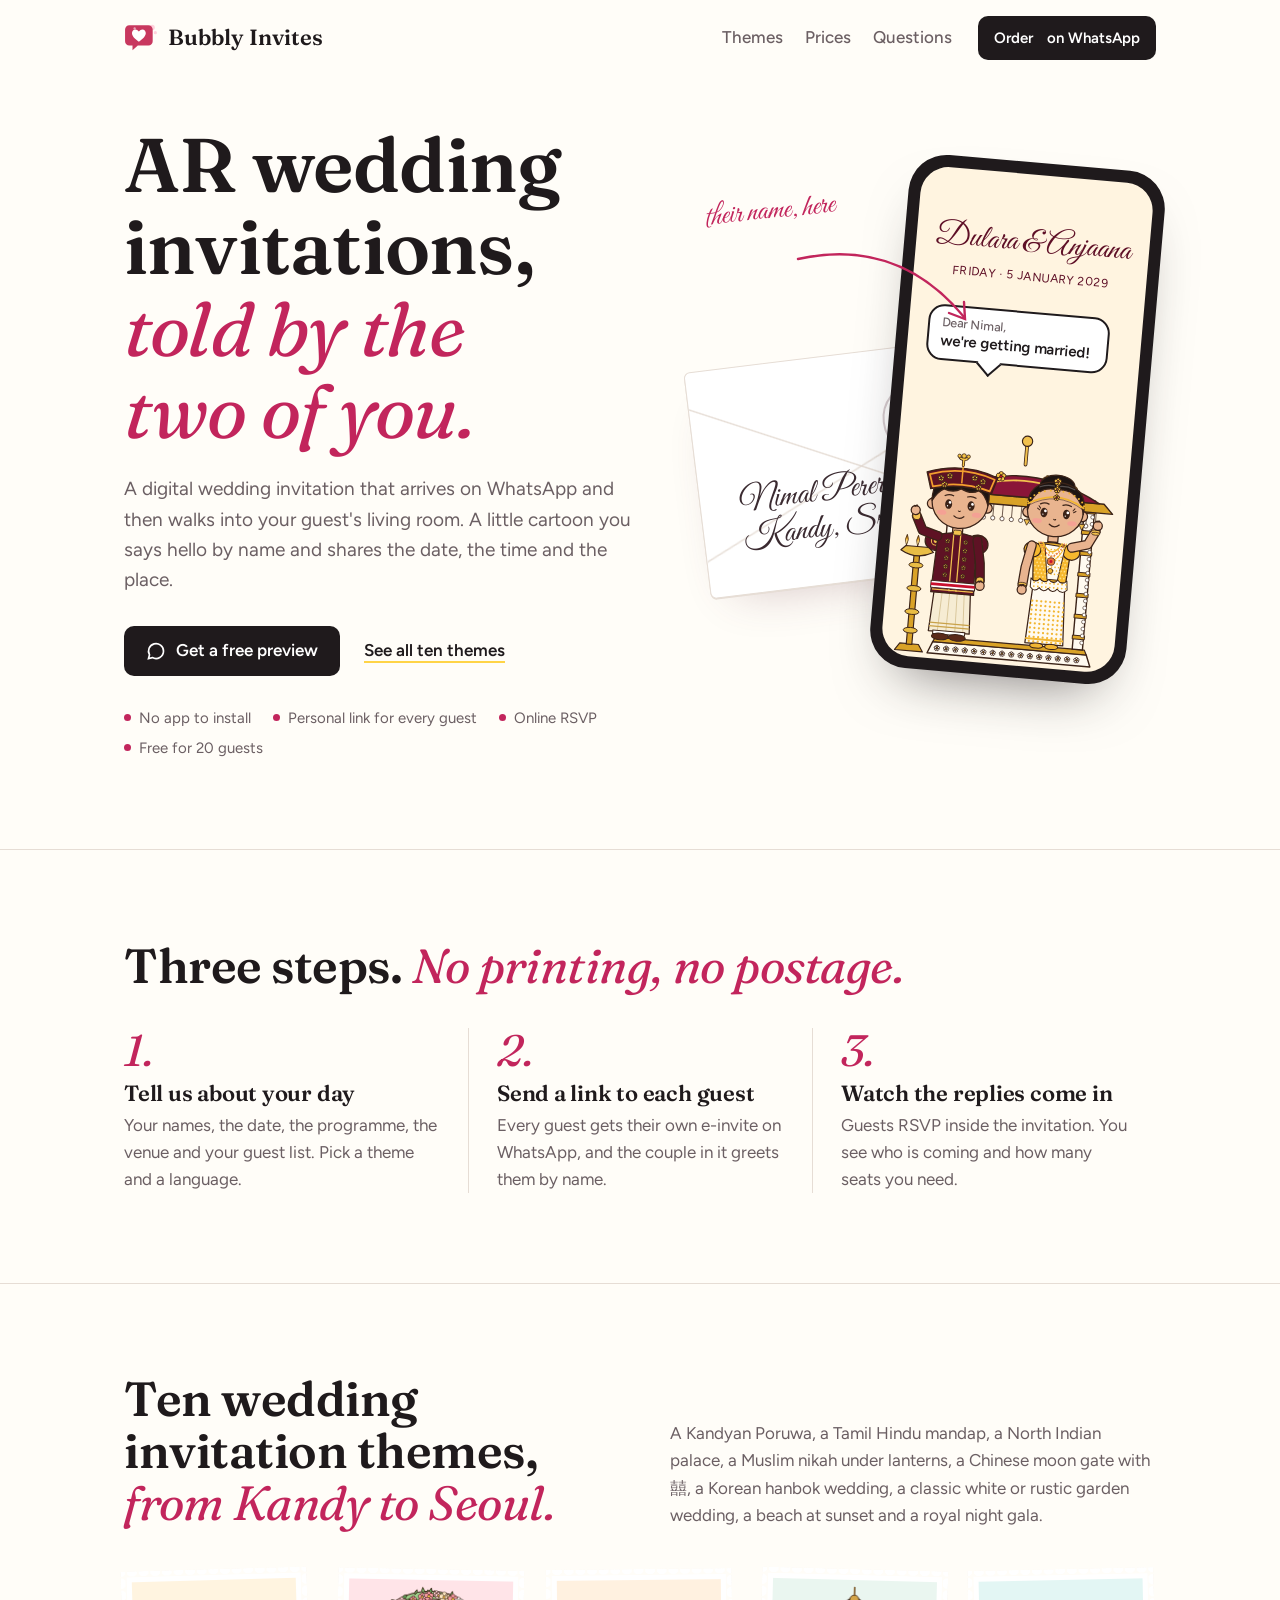
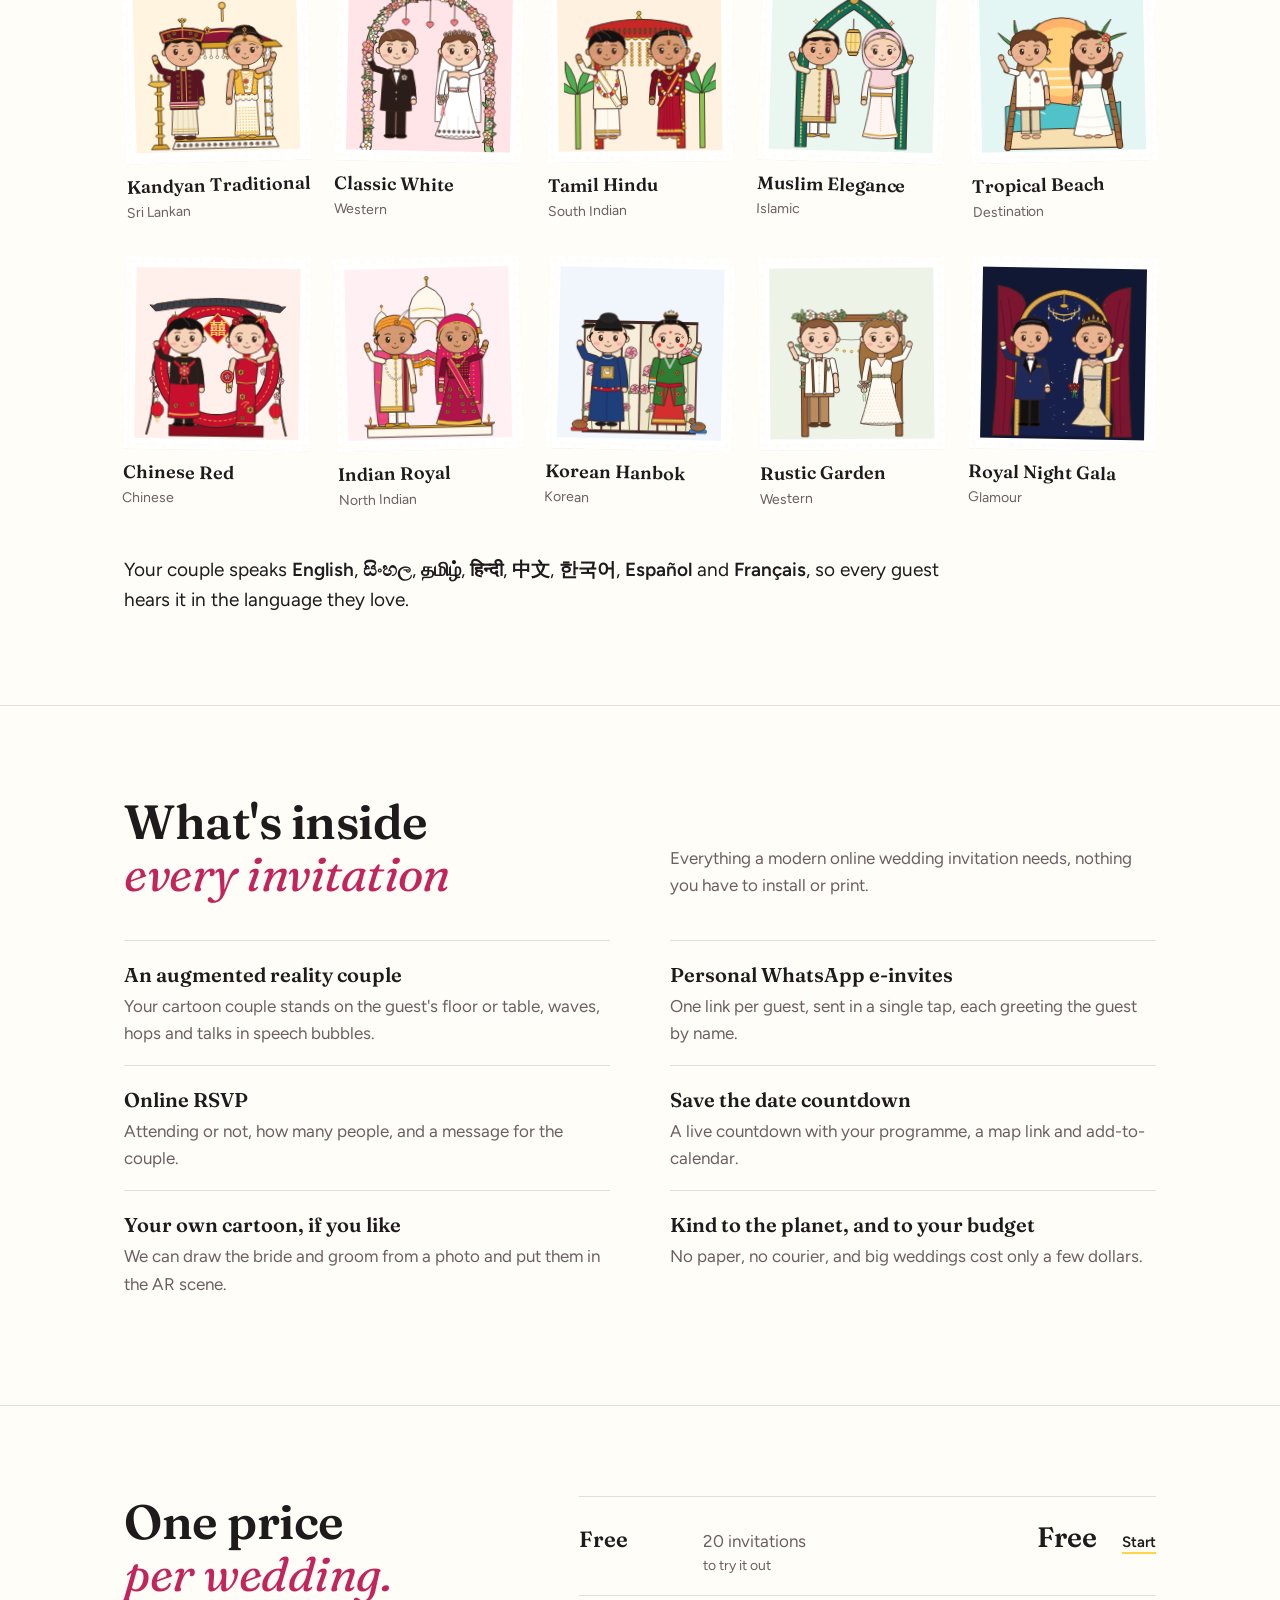
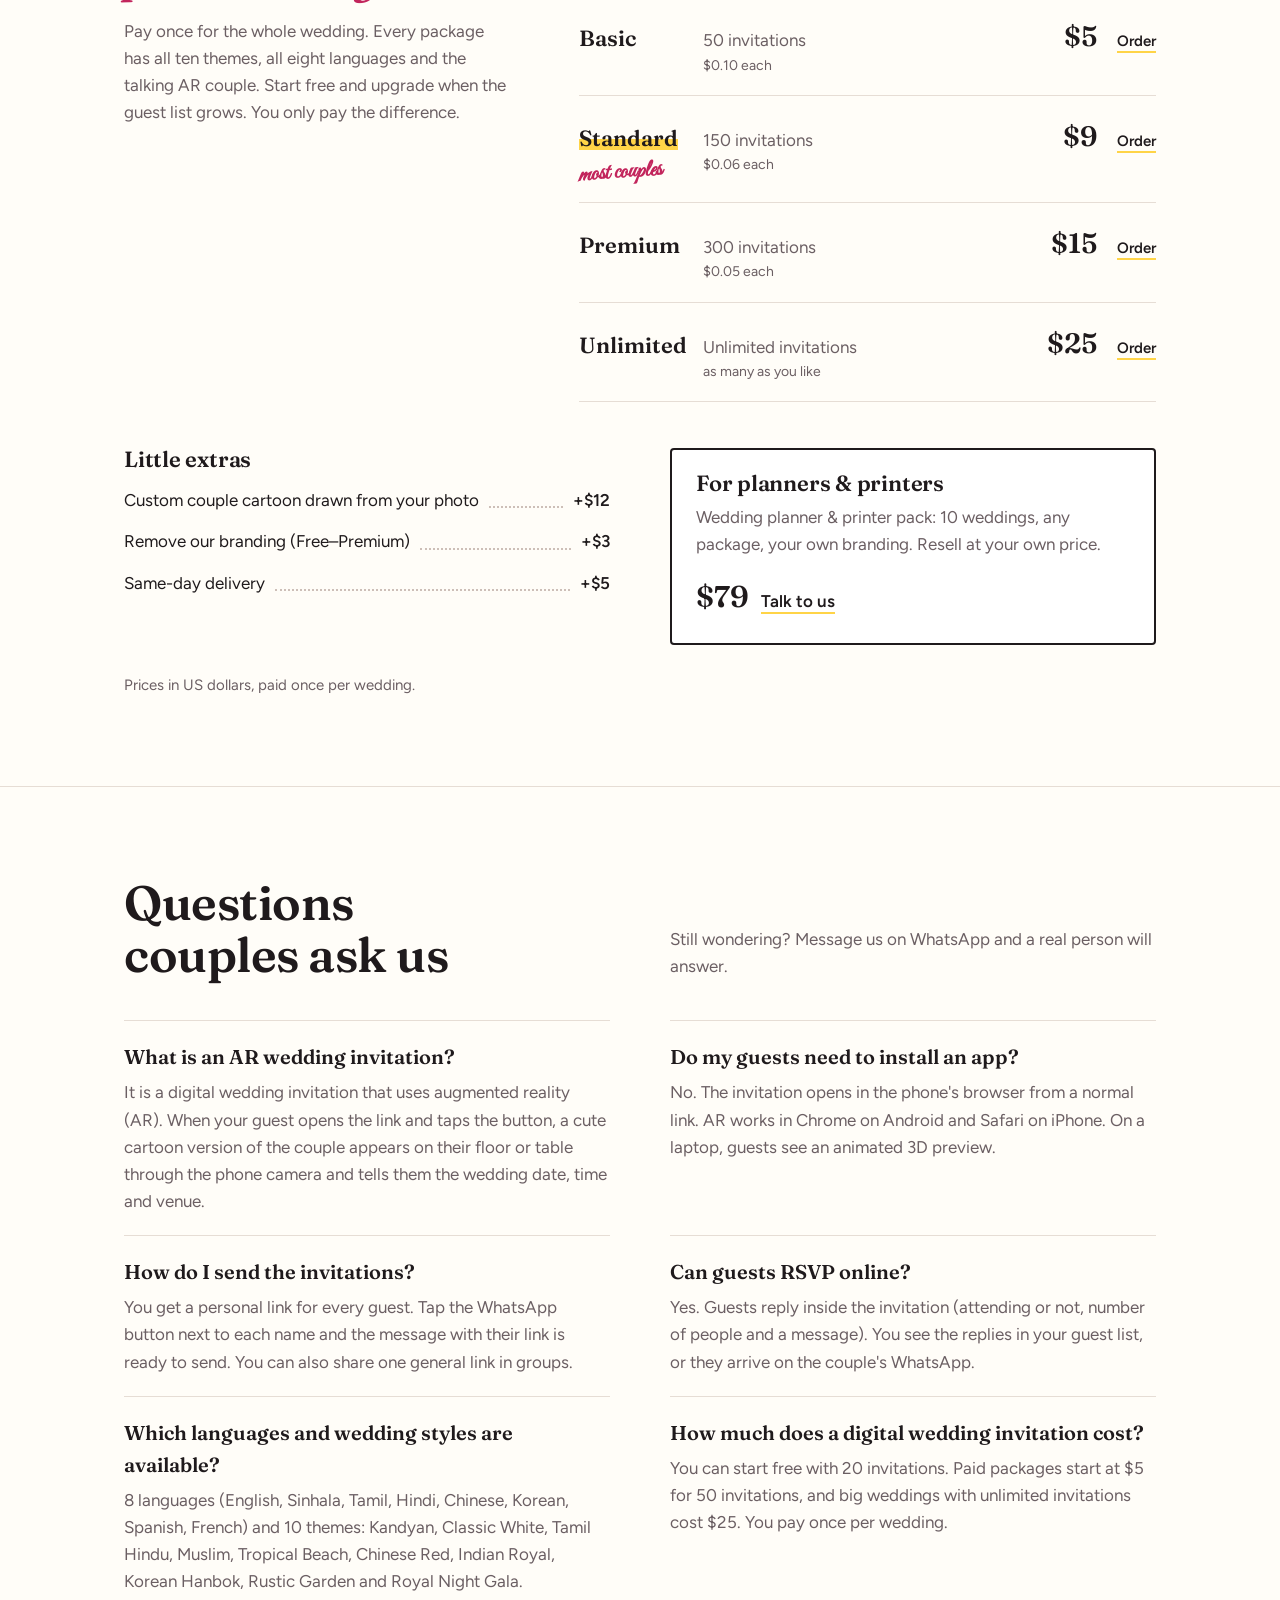
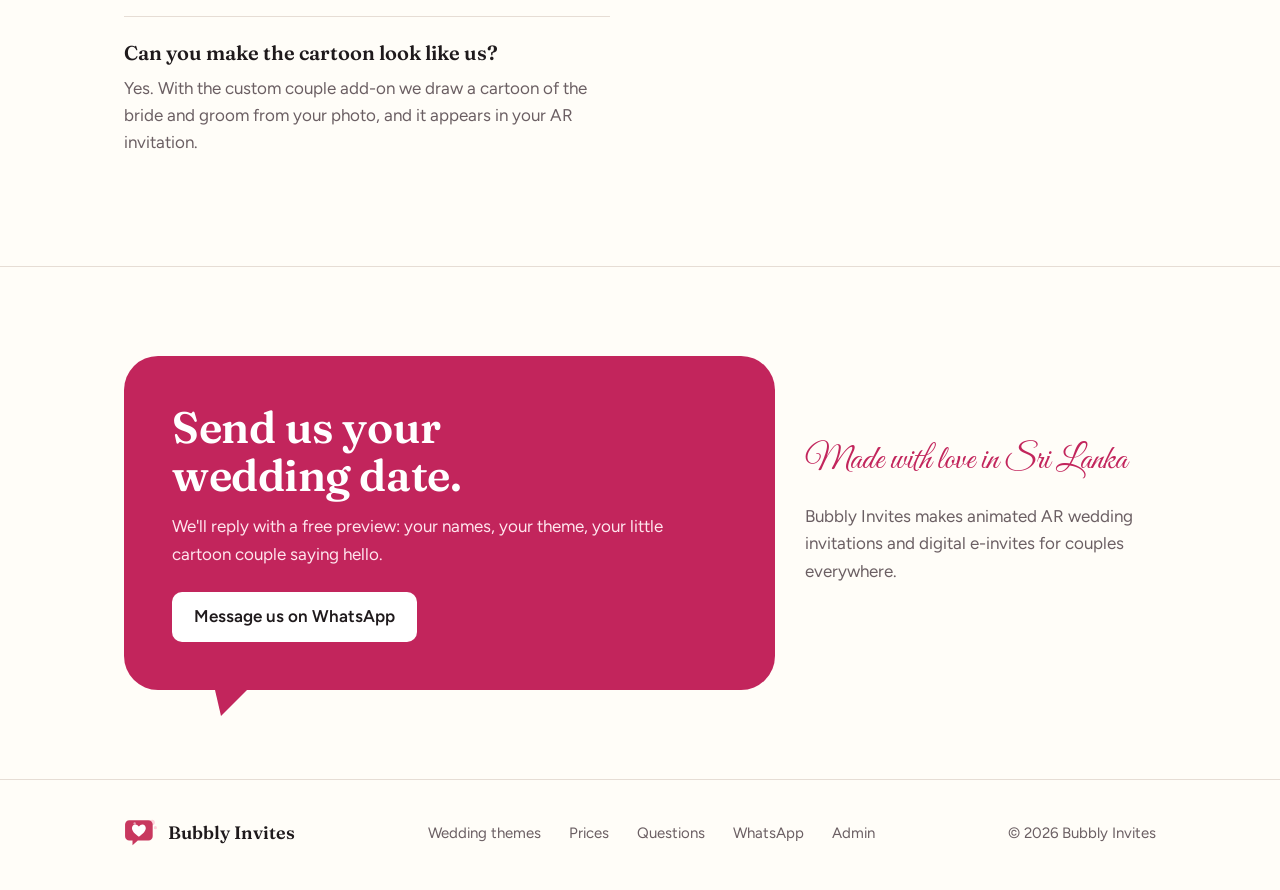
<file: index.html>
<!DOCTYPE html>
<html lang="en">
<head>
<meta charset="utf-8">
<meta name="viewport" content="width=device-width, initial-scale=1">
<title>Bubbly Invites | AR Wedding Invitations &amp; Animated Digital E-Invites</title>
<meta name="description" content="Animated AR wedding invitations with a cute talking couple. Personal WhatsApp e-invites, online RSVP, 10 themes, 8 languages. Start free, from $5.">
<meta name="keywords" content="AR wedding invitation, digital wedding invitation, online wedding invitation, animated wedding invitation, WhatsApp wedding invitation, wedding e-invite, e-card, save the date, online RSVP, Sri Lankan wedding invitation, Indian wedding invitation, Chinese wedding invitation, Korean wedding invitation, Muslim nikah invitation, cartoon couple invitation">
<meta name="robots" content="index, follow, max-image-preview:large">
<link rel="canonical" href="https://www.bubblyinvites.com/">
<meta name="theme-color" content="#c8385f">
<link rel="icon" href="favicon.svg" type="image/svg+xml">
<link rel="apple-touch-icon" href="apple-touch-icon.png">
<link rel="manifest" href="manifest.webmanifest">
<link rel="preload" href="fonts/fraunces-600.woff2" as="font" type="font/woff2" crossorigin>
<link rel="preload" href="fonts/figtree-400.woff2" as="font" type="font/woff2" crossorigin>
<meta property="og:type" content="website">
<meta property="og:site_name" content="Bubbly Invites">
<meta property="og:title" content="Bubbly Invites | Wedding invitations that come alive in AR">
<meta property="og:description" content="Your cartoon couple appears in each guest's room, greets them by name and tells them the date, time and venue. 10 themes, 8 languages, start free.">
<meta property="og:url" content="https://www.bubblyinvites.com/">
<meta property="og:image" content="https://www.bubblyinvites.com/img/og-image.jpg">
<meta property="og:image:width" content="1200">
<meta property="og:image:height" content="630">
<meta property="og:image:alt" content="Cartoon wedding couples from Bubbly Invites saying 'Dear Nimal, we are getting married!'">
<meta property="og:locale" content="en_US">
<meta name="twitter:card" content="summary_large_image">
<meta name="twitter:title" content="Bubbly Invites | AR wedding invitations">
<meta name="twitter:description" content="Animated digital wedding invitations with a talking cartoon couple, WhatsApp sharing and RSVP. Start free.">
<meta name="twitter:image" content="https://www.bubblyinvites.com/img/og-image.jpg">
<script type="application/ld+json">
{"@context":"https://schema.org","@graph":[
 {"@type":"Organization","@id":"https://www.bubblyinvites.com/#org","name":"Bubbly Invites","url":"https://www.bubblyinvites.com/","logo":"https://www.bubblyinvites.com/img/icon-512.png","description":"AR and animated digital wedding invitations with personal guest links and online RSVP."},
 {"@type":"WebSite","@id":"https://www.bubblyinvites.com/#website","url":"https://www.bubblyinvites.com/","name":"Bubbly Invites","publisher":{"@id":"https://www.bubblyinvites.com/#org"},"inLanguage":"en"}
]}
</script>
<script type="application/ld+json">{"@context": "https://schema.org", "@type": "FAQPage", "mainEntity": [{"@type": "Question", "name": "What is an AR wedding invitation?", "acceptedAnswer": {"@type": "Answer", "text": "It is a digital wedding invitation that uses augmented reality (AR). When your guest opens the link and taps the button, a cute cartoon version of the couple appears on their floor or table through the phone camera and tells them the wedding date, time and venue."}}, {"@type": "Question", "name": "Do my guests need to install an app?", "acceptedAnswer": {"@type": "Answer", "text": "No. The invitation opens in the phone's browser from a normal link. AR works in Chrome on Android and Safari on iPhone. On a laptop, guests see an animated 3D preview."}}, {"@type": "Question", "name": "How do I send the invitations?", "acceptedAnswer": {"@type": "Answer", "text": "You get a personal link for every guest. Tap the WhatsApp button next to each name and the message with their link is ready to send. You can also share one general link in groups."}}, {"@type": "Question", "name": "Can guests RSVP online?", "acceptedAnswer": {"@type": "Answer", "text": "Yes. Guests reply inside the invitation (attending or not, number of people and a message). You see the replies in your guest list, or they arrive on the couple's WhatsApp."}}, {"@type": "Question", "name": "Which languages and wedding styles are available?", "acceptedAnswer": {"@type": "Answer", "text": "8 languages (English, Sinhala, Tamil, Hindi, Chinese, Korean, Spanish, French) and 10 themes: Kandyan, Classic White, Tamil Hindu, Muslim, Tropical Beach, Chinese Red, Indian Royal, Korean Hanbok, Rustic Garden and Royal Night Gala."}}, {"@type": "Question", "name": "How much does a digital wedding invitation cost?", "acceptedAnswer": {"@type": "Answer", "text": "You can start free with 20 invitations. Paid packages start at $5 for 50 invitations, and big weddings with unlimited invitations cost $25. You pay once per wedding."}}, {"@type": "Question", "name": "Can you make the cartoon look like us?", "acceptedAnswer": {"@type": "Answer", "text": "Yes. With the custom couple add-on we draw a cartoon of the bride and groom from your photo, and it appears in your AR invitation."}}]}</script>
<style>
/* VOICE: warm, personal, a little playful. IDEA: a wedding stationery shop: stamps, a price list, an envelope.
   PICTURE: a phone with the talking couple, leaning on a hand-addressed envelope.
   COLOUR & TYPE: paper white, ink, one berry, one sunny sticker yellow. Fraunces for headlines, Figtree for text, script notes.
   LAYOUT: left-aligned editorial sections divided by thin rules; no card grids, no glow. */
@font-face{font-family:Fraunces;font-weight:400;src:url(fonts/fraunces-400.woff2)}
@font-face{font-family:Fraunces;font-weight:400;font-style:italic;src:url(fonts/fraunces-400i.woff2)}
@font-face{font-family:Fraunces;font-weight:600;src:url(fonts/fraunces-600.woff2)}
@font-face{font-family:Figtree;font-weight:400;src:url(fonts/figtree-400.woff2)}
@font-face{font-family:Figtree;font-weight:500;src:url(fonts/figtree-500.woff2)}
@font-face{font-family:Figtree;font-weight:600;src:url(fonts/figtree-600.woff2)}
@font-face{font-family:"Great Vibes";src:url(fonts/greatvibes.woff2)}
:root{--paper:#fffdf8;--ink:#1f1a1c;--muted:#6b5f63;--line:#e6ddd5;--berry:#c2255c;--sun:#ffd447;--blush:#fbe3ea}
*{box-sizing:border-box;min-width:0}
html{scroll-behavior:smooth;scroll-padding-top:20px}
body{margin:0;background:var(--paper);color:var(--ink);font:17px/1.6 Figtree,system-ui,sans-serif;overflow-x:clip}
a{color:inherit}
.wrap{max-width:1160px;margin:0 auto;padding:0 max(5vw,18px)}
h1,h2,h3{font-family:Fraunces,Georgia,serif;font-weight:600;line-height:1.08;margin:0;text-wrap:balance;letter-spacing:-.01em}
h1 em,h2 em{font-style:italic;font-weight:400;color:var(--berry)}
h2{font-size:clamp(32px,4.2vw,48px)}
.note{font-family:"Great Vibes",cursive;color:var(--berry);font-size:30px;line-height:1;display:inline-block}
.btn{display:inline-flex;align-items:center;gap:10px;min-height:50px;padding:0 22px;border-radius:10px;background:var(--ink);color:#fff;text-decoration:none;font-weight:600}
.btn:hover{background:var(--berry)}
.btn svg{width:20px;height:20px;fill:none;stroke:currentColor;stroke-width:2}
.link{font-weight:600;text-decoration:underline;text-decoration-thickness:2px;text-underline-offset:5px;text-decoration-color:var(--sun)}
section{border-top:1px solid var(--line);padding:clamp(48px,7vw,96px) 0}
/* header */
header .wrap{display:flex;align-items:center;gap:26px;min-height:76px}
.logo{display:flex;align-items:center;gap:10px;text-decoration:none;font-family:Fraunces,serif;font-weight:600;font-size:22px;margin-right:auto}
.logo img{width:34px;height:34px}
header nav{display:flex;gap:22px}
header nav a{text-decoration:none;color:var(--muted);font-weight:500;padding:10px 0}
header nav a:hover{color:var(--ink)}
header .btn{min-height:44px;padding:0 16px;font-size:15px}
@media(max-width:760px){header nav{display:none}}
.logo{white-space:nowrap}
@media(max-width:480px){header .long{display:none}.logo{font-size:20px}.scene .arrow{display:none}.scene .note{left:auto;right:58%;top:2%}}
/* hero */
.hero{border-top:0;padding-top:clamp(20px,4vw,48px)}
.hero .wrap{display:grid;grid-template-columns:minmax(0,1.05fr) minmax(0,.95fr);gap:clamp(24px,5vw,72px);align-items:center}
.hero h1{font-size:clamp(42px,6.2vw,76px)}
.lead{font-size:19px;color:var(--muted);max-width:34em;margin:22px 0 30px}
.ctas{display:flex;align-items:center;gap:24px;flex-wrap:wrap}
.facts{display:flex;flex-wrap:wrap;gap:6px 22px;margin:30px 0 0;padding:0;list-style:none;color:var(--muted);font-size:15px}
.facts li::before{content:"";display:inline-block;width:7px;height:7px;border-radius:50%;background:var(--berry);margin-right:8px;vertical-align:2px}
.scene{position:relative;height:clamp(420px,46vw,560px)}
.env{position:absolute;left:0;top:34%;width:72%;aspect-ratio:1.45;background:#fff;border:1px solid var(--line);border-radius:6px;transform:rotate(-7deg);box-shadow:0 1px 0 var(--line),0 24px 50px -30px #6b3a4a55;overflow:hidden}
.env::before{content:"";position:absolute;inset:0;background:linear-gradient(155deg,transparent 49.6%,var(--line) 50%,transparent 50.4%),linear-gradient(25deg,transparent 49.6%,var(--line) 50%,transparent 50.4%)}
.env .addr{position:absolute;left:12%;bottom:16%;font-family:"Great Vibes",cursive;font-size:clamp(24px,2.6vw,34px);line-height:1.1;color:#3a2a30}
.env .stampmini{position:absolute;right:7%;top:9%;width:17%;aspect-ratio:.82;background:var(--blush);outline:3px dotted #fff;outline-offset:-3px;border:1px solid #f2c7d4}
.env .stampmini::after{content:"";position:absolute;inset:22%;border-radius:50%;background:var(--berry);opacity:.85}
.env .postmark{position:absolute;right:20%;top:16%;width:22%;aspect-ratio:1;border:2px solid #b9a9ae;border-radius:50%;opacity:.6}
.phone{position:absolute;right:2%;top:0;width:min(56%,300px);aspect-ratio:.5;background:#1f1a1c;border-radius:38px;padding:12px;transform:rotate(5deg);box-shadow:0 30px 60px -30px #1f1a1c99}
.screen{position:relative;height:100%;border-radius:28px;overflow:hidden;background:#fff4e0;display:flex;flex-direction:column;justify-content:flex-end}
.screen .names{position:absolute;top:9%;left:0;right:0;text-align:center;font-family:"Great Vibes",cursive;font-size:clamp(24px,2.5vw,32px);color:#5e0f26}
.screen .day{position:absolute;top:19%;left:0;right:0;text-align:center;font-size:12px;color:#5e0f26;letter-spacing:.04em}
.screen svg{display:block}
.bubble{position:absolute;left:8%;top:28%;right:14%;background:#fff;border:2px solid var(--ink);border-radius:16px;padding:8px 12px;font-weight:600;font-size:clamp(12px,1.2vw,15px);line-height:1.3}
.bubble small{display:block;font-weight:500;color:var(--muted)}
.bubble::after{content:"";position:absolute;left:30%;bottom:-11px;width:16px;height:16px;background:#fff;border-right:2px solid var(--ink);border-bottom:2px solid var(--ink);transform:rotate(45deg)}
.scene .note{position:absolute;left:2%;top:6%;transform:rotate(-6deg)}
.scene .arrow{position:absolute;left:20%;top:12%;width:190px;height:110px}
@media(max-width:860px){.hero .wrap{grid-template-columns:1fr}.scene{height:440px;max-width:520px}}
/* steps */
.steps{display:grid;grid-template-columns:repeat(3,minmax(0,1fr));margin-top:36px}
.steps div{padding:0 28px;border-left:1px solid var(--line)}
.steps div:first-child{padding-left:0;border-left:0}
.steps b{display:block;font-family:Fraunces,serif;font-style:italic;font-weight:400;font-size:44px;color:var(--berry);line-height:1}
.steps h3{font-size:22px;margin:10px 0 6px}
.steps p{margin:0;color:var(--muted)}
@media(max-width:760px){.steps{grid-template-columns:1fr;gap:26px}.steps div{padding:0;border:0}}
/* section heads */
.shead{display:grid;grid-template-columns:minmax(0,1fr) minmax(0,1fr);gap:24px 60px;align-items:end;margin-bottom:40px}
.shead p{margin:0;color:var(--muted)}
@media(max-width:760px){.shead{grid-template-columns:1fr}}
/* stamps */
.stamps{display:grid;grid-template-columns:repeat(5,minmax(0,1fr));gap:34px 26px}
@media(max-width:980px){.stamps{grid-template-columns:repeat(3,minmax(0,1fr))}}
@media(max-width:560px){.stamps{grid-template-columns:repeat(2,minmax(0,1fr));gap:26px 16px}}
.stamp{margin:0}
.stamp .perf{background:#fff;padding:11px;filter:drop-shadow(0 1px 1.5px #6b3a4a40);
  -webkit-mask:radial-gradient(circle,#000 62%,transparent 64%) -6px -6px/12px 12px round,linear-gradient(#000,#000) 6px 6px/calc(100% - 12px) calc(100% - 12px) no-repeat;
  mask:radial-gradient(circle,#000 62%,transparent 64%) -6px -6px/12px 12px round,linear-gradient(#000,#000) 6px 6px/calc(100% - 12px) calc(100% - 12px) no-repeat}
.stamp .art{padding:6px 6px 0}
.stamp figcaption{margin-top:12px}
.stamp figcaption b{display:block;font-family:Fraunces,serif;font-weight:600;font-size:18px;line-height:1.2}
.stamp figcaption span{font-size:14px;color:var(--muted)}
.langs{margin:44px 0 0;font-size:19px;max-width:44em}
.langs span{font-weight:600;white-space:nowrap}
/* inside */
.inside{display:grid;grid-template-columns:repeat(2,minmax(0,1fr));gap:0 60px;margin:0;padding:0;list-style:none}
.inside li{padding:18px 0;border-top:1px solid var(--line)}
.inside li b{display:block;font-family:Fraunces,serif;font-weight:600;font-size:20px;margin-bottom:2px}
.inside li span{color:var(--muted)}
@media(max-width:760px){.inside{grid-template-columns:1fr}}
/* prices */
.prices{display:grid;grid-template-columns:minmax(0,.8fr) minmax(0,1.2fr);gap:40px 70px;align-items:start}
@media(max-width:860px){.prices{grid-template-columns:1fr}}
.prices .side p{color:var(--muted);margin:18px 0 0}
.plist{width:100%;border-collapse:collapse}
.plist td{padding:18px 0;border-top:1px solid var(--line);vertical-align:baseline}
.plist tr:last-child td{border-bottom:1px solid var(--line)}
.plist .nm{font-family:Fraunces,serif;font-weight:600;font-size:22px;white-space:nowrap;padding-right:16px}
.plist .gs{color:var(--muted);width:100%}
.plist .gs i{display:block;font-style:normal;font-size:14px}
.plist .pr{font-family:Fraunces,serif;font-weight:600;font-size:28px;text-align:right;white-space:nowrap;padding-left:16px}
.plist .go{padding-left:20px;white-space:nowrap;text-align:right}
.plist .go a{font-weight:600;font-size:15px}
.plist tr.pick .nm span:first-child{background:linear-gradient(transparent 55%,var(--sun) 55%,var(--sun) 92%,transparent 92%)}
.plist tr.pick .note{display:block;font-size:24px;margin-top:4px;transform:rotate(-4deg)}
@media(max-width:560px){.plist .go{display:none}.plist .nm{font-size:19px}.plist .pr{font-size:23px}}
.extras{display:grid;grid-template-columns:minmax(0,1fr) minmax(0,1fr);gap:30px 60px;margin-top:46px}
@media(max-width:760px){.extras{grid-template-columns:1fr}}
.extras h3{font-size:22px;margin-bottom:8px}
.dot{display:flex;gap:10px;padding:7px 0}
.dot span:nth-child(2){flex:1;border-bottom:2px dotted #cdbfb8;transform:translateY(-6px)}
.dot b{white-space:nowrap}
.planner{border:2px solid var(--ink);border-radius:4px;padding:22px 24px;position:relative;background:#fff}
.planner p{margin:6px 0 14px;color:var(--muted)}
.planner .pr{font-family:Fraunces,serif;font-weight:600;font-size:30px}
.fine{color:var(--muted);font-size:15px;margin:28px 0 0}
/* faq */
.faq{display:grid;grid-template-columns:repeat(2,minmax(0,1fr));gap:0 60px;margin:0}
.faq div{padding:20px 0;border-top:1px solid var(--line)}
.faq dt{font-family:Fraunces,serif;font-weight:600;font-size:20px;margin-bottom:6px}
.faq dd{margin:0;color:var(--muted)}
@media(max-width:760px){.faq{grid-template-columns:1fr}}
/* closing */
.close .wrap{display:grid;grid-template-columns:minmax(0,1.3fr) minmax(0,.7fr);gap:30px;align-items:center}
.big{position:relative;background:var(--berry);color:#fff;border-radius:34px;padding:clamp(28px,4vw,48px)}
.big::after{content:"";position:absolute;left:14%;bottom:-26px;border:26px solid transparent;border-top-color:var(--berry);border-bottom:0;border-left-width:6px}
.big h2{color:#fff;font-size:clamp(30px,3.8vw,44px)}
.big p{margin:14px 0 24px;color:#ffe6ee;max-width:32em}
.big .btn{background:#fff;color:var(--ink)}
.big .btn:hover{background:var(--sun)}
.close aside{color:var(--muted)}
.close aside .note{font-size:34px;margin-bottom:8px}
@media(max-width:760px){.close .wrap{grid-template-columns:1fr}}
footer{border-top:1px solid var(--line);padding:36px 0 40px;color:var(--muted);font-size:15px}
footer .wrap{display:flex;flex-wrap:wrap;gap:12px 28px;align-items:center}
footer .logo{font-size:18px;color:var(--ink)}
footer a{text-decoration:none}footer a:hover{color:var(--ink)}
a:focus-visible,.btn:focus-visible{outline:3px solid var(--sun);outline-offset:3px}
@media(prefers-reduced-motion:reduce){html{scroll-behavior:auto}}
</style>
</head>
<body>
<header><div class="wrap">
  <a class="logo" href="./"><img src="img/logo.svg" alt="" width="34" height="34"><span id="brand">Bubbly Invites</span></a>
  <nav aria-label="Main"><a href="#themes">Themes</a><a href="#pricing">Prices</a><a href="#faq">Questions</a></nav>
  <a class="btn" id="navCta" href="#" target="_blank" rel="noopener">Order<span class="long">&nbsp;on WhatsApp</span></a>
</div></header>

<main>
<section class="hero"><div class="wrap">
  <div>
    <h1>AR wedding invitations, <em>told by the two of you.</em></h1>
    <p class="lead">A digital wedding invitation that arrives on WhatsApp and then walks into your guest's living room. A little cartoon you says hello by name and shares the date, the time and the place.</p>
    <div class="ctas"><a class="btn" id="heroCta" href="#" target="_blank" rel="noopener"><svg viewBox="0 0 24 24"><path d="M21 12a9 9 0 0 1-13.4 7.9L3 21l1.2-4.4A9 9 0 1 1 21 12z"/></svg>Get a free preview</a><a class="link" href="#themes">See all ten themes</a></div>
    <ul class="facts"><li>No app to install</li><li>Personal link for every guest</li><li>Online RSVP</li><li>Free for 20 guests</li></ul>
  </div>
  <div class="scene" aria-hidden="true">
    <div class="env"><span class="stampmini"></span><span class="postmark"></span><div class="addr">Nimal Perera<br>Kandy, Sri Lanka</div></div>
    <div class="phone"><div class="screen" id="screen"><div class="names">Dulara &amp; Anjaana</div><div class="day">FRIDAY · 5 JANUARY 2029</div><div class="bubble"><small>Dear Nimal,</small>we're getting married!</div></div></div>
    <span class="note">their name, here</span>
    <svg class="arrow" viewBox="0 0 190 110" fill="none" stroke="#c2255c" stroke-width="2.4" stroke-linecap="round"><path d="M10 30 Q110 8 176 88"/><path d="M161 84 L177 90 L176 73"/></svg>
  </div>
</div></section>

<section id="how"><div class="wrap">
  <h2>Three steps. <em>No printing, no postage.</em></h2>
  <div class="steps">
    <div><b>1.</b><h3>Tell us about your day</h3><p>Your names, the date, the programme, the venue and your guest list. Pick a theme and a language.</p></div>
    <div><b>2.</b><h3>Send a link to each guest</h3><p>Every guest gets their own e-invite on WhatsApp, and the couple in it greets them by name.</p></div>
    <div><b>3.</b><h3>Watch the replies come in</h3><p>Guests RSVP inside the invitation. You see who is coming and how many seats you need.</p></div>
  </div>
</div></section>

<section id="themes"><div class="wrap">
  <div class="shead"><h2>Ten wedding invitation themes, <em>from Kandy to Seoul.</em></h2><p>A Kandyan Poruwa, a Tamil Hindu mandap, a North Indian palace, a Muslim nikah under lanterns, a Chinese moon gate with 囍, a Korean hanbok wedding, a classic white or rustic garden wedding, a beach at sunset and a royal night gala.</p></div>
  <div class="stamps" id="stamps"></div>
  <p class="langs">Your couple speaks <span>English</span>, <span>සිංහල</span>, <span>தமிழ்</span>, <span>हिन्दी</span>, <span>中文</span>, <span>한국어</span>, <span>Español</span> and <span>Français</span>, so every guest hears it in the language they love.</p>
</div></section>

<section id="inside"><div class="wrap">
  <div class="shead"><h2>What's inside <em>every invitation</em></h2><p>Everything a modern online wedding invitation needs, nothing you have to install or print.</p></div>
  <ul class="inside">
    <li><b>An augmented reality couple</b><span>Your cartoon couple stands on the guest's floor or table, waves, hops and talks in speech bubbles.</span></li>
    <li><b>Personal WhatsApp e-invites</b><span>One link per guest, sent in a single tap, each greeting the guest by name.</span></li>
    <li><b>Online RSVP</b><span>Attending or not, how many people, and a message for the couple.</span></li>
    <li><b>Save the date countdown</b><span>A live countdown with your programme, a map link and add-to-calendar.</span></li>
    <li><b>Your own cartoon, if you like</b><span>We can draw the bride and groom from a photo and put them in the AR scene.</span></li>
    <li><b>Kind to the planet, and to your budget</b><span>No paper, no courier, and big weddings cost only a few dollars.</span></li>
  </ul>
</div></section>

<section id="pricing"><div class="wrap">
  <div class="prices">
    <div class="side"><h2>One price <em>per wedding.</em></h2><p>Pay once for the whole wedding. Every package has all ten themes, all eight languages and the talking AR couple. Start free and upgrade when the guest list grows. You only pay the difference.</p></div>
    <table class="plist"><tbody id="plans"></tbody></table>
  </div>
  <div class="extras">
    <div><h3>Little extras</h3><div id="addons"></div></div>
    <div class="planner" id="planner"><h3 id="ppName"></h3><p id="ppText"></p><span class="pr" id="ppPrice"></span> &nbsp; <a class="link" id="ppCta" href="#" target="_blank" rel="noopener">Talk to us</a></div>
  </div>
  <p class="fine" id="fine"></p>
</div></section>

<section id="faq"><div class="wrap">
  <div class="shead"><h2>Questions couples ask us</h2><p>Still wondering? Message us on WhatsApp and a real person will answer.</p></div>
  <dl class="faq"><div><dt>What is an AR wedding invitation?</dt><dd>It is a digital wedding invitation that uses augmented reality (AR). When your guest opens the link and taps the button, a cute cartoon version of the couple appears on their floor or table through the phone camera and tells them the wedding date, time and venue.</dd></div><div><dt>Do my guests need to install an app?</dt><dd>No. The invitation opens in the phone's browser from a normal link. AR works in Chrome on Android and Safari on iPhone. On a laptop, guests see an animated 3D preview.</dd></div><div><dt>How do I send the invitations?</dt><dd>You get a personal link for every guest. Tap the WhatsApp button next to each name and the message with their link is ready to send. You can also share one general link in groups.</dd></div><div><dt>Can guests RSVP online?</dt><dd>Yes. Guests reply inside the invitation (attending or not, number of people and a message). You see the replies in your guest list, or they arrive on the couple's WhatsApp.</dd></div><div><dt>Which languages and wedding styles are available?</dt><dd>8 languages (English, Sinhala, Tamil, Hindi, Chinese, Korean, Spanish, French) and 10 themes: Kandyan, Classic White, Tamil Hindu, Muslim, Tropical Beach, Chinese Red, Indian Royal, Korean Hanbok, Rustic Garden and Royal Night Gala.</dd></div><div><dt>How much does a digital wedding invitation cost?</dt><dd>You can start free with 20 invitations. Paid packages start at $5 for 50 invitations, and big weddings with unlimited invitations cost $25. You pay once per wedding.</dd></div><div><dt>Can you make the cartoon look like us?</dt><dd>Yes. With the custom couple add-on we draw a cartoon of the bride and groom from your photo, and it appears in your AR invitation.</dd></div></dl>
</div></section>

<section class="close"><div class="wrap">
  <div class="big"><h2>Send us your wedding date.</h2><p>We'll reply with a free preview: your names, your theme, your little cartoon couple saying hello.</p><a class="btn" id="footCta" href="#" target="_blank" rel="noopener">Message us on WhatsApp</a></div>
  <aside><span class="note">Made with love in Sri Lanka</span><p>Bubbly Invites makes animated AR wedding invitations and digital e-invites for couples everywhere.</p></aside>
</div></section>
</main>

<footer><div class="wrap">
  <a class="logo" href="./"><img src="img/logo.svg" alt="" width="28" height="28">Bubbly Invites</a>
  <a href="#themes">Wedding themes</a><a href="#pricing">Prices</a><a href="#faq">Questions</a><a id="footWa" href="#" target="_blank" rel="noopener">WhatsApp</a><a href="admin.html" rel="nofollow">Admin</a>
  <span id="copy" style="margin-left:auto"></span>
</div></footer>
<script type="module">
import { CONFIG } from './js/config.js';
import { TEMPLATES, thumbnailSVG } from './js/templates.js';
const $ = id => document.getElementById(id);
$('brand').textContent = CONFIG.BRAND;
const C = CONFIG.CURRENCY || '$';
const order = txt => `https://wa.me/${CONFIG.BUSINESS_WHATSAPP}?text=${encodeURIComponent(txt)}`;
const wa = order('Hi! I would like a free preview of an AR wedding invitation.');
for (const id of ['navCta', 'heroCta', 'footCta', 'footWa']) $(id).href = wa;
// hero phone
{ const t = TEMPLATES.find(x => x.id === 'kandyan'); $('screen').insertAdjacentHTML('beforeend', thumbnailSVG(t)); }
// stamps, each with a slight hand-placed tilt
const tilt = [-1.6, 1.1, -0.6, 1.5, -1.2, 0.8, -1.4, 1.3, -0.4, 1];
$('stamps').innerHTML = TEMPLATES.map((t, i) => `<figure class="stamp" style="transform:rotate(${tilt[i % tilt.length]}deg)"><div class="perf"><div class="art" style="background:${t.colors.bg}">${thumbnailSVG(t)}</div></div><figcaption><b>${t.name}</b><span>${t.region || ''}</span></figcaption></figure>`).join('');
// price list
const plans = CONFIG.PLANS || [];
$('plans').innerHTML = plans.map(p => {
  const per = p.price && p.guests ? `${C}${(p.price / p.guests).toFixed(2)} each` : p.price ? 'as many as you like' : 'to try it out';
  return `<tr class="${p.popular ? 'pick' : ''}"><td class="nm"><span>${p.name}</span>${p.popular ? '<span class="note">most couples</span>' : ''}</td>
    <td class="gs">${p.guests ? p.guests + ' invitations' : 'Unlimited invitations'}<i>${per}</i></td>
    <td class="pr">${p.price ? C + p.price : 'Free'}</td>
    <td class="go"><a class="link" href="${order(`Hi! I'd like the ${p.name} package (${p.guests ? p.guests + ' invitations' : 'unlimited'}${p.price ? ', ' + C + p.price : ''}).`)}" target="_blank" rel="noopener">${p.price ? 'Order' : 'Start'}</a></td></tr>`;
}).join('');
$('addons').innerHTML = (CONFIG.ADDONS || []).map(a => `<div class="dot"><span>${a.name}</span><span></span><b>+${C}${a.price}</b></div>`).join('');
const pp = CONFIG.PLANNER_PACK;
if (pp) { $('ppName').textContent = 'For planners & printers'; $('ppText').textContent = `${pp.name}: ${pp.text}`; $('ppPrice').textContent = C + pp.price; $('ppCta').href = order(`Hi! I'm interested in the ${pp.name} (${C}${pp.price}).`); }
else $('planner').remove();
$('fine').textContent = `Prices in ${C === '$' ? 'US dollars' : C}, paid once per wedding.`;
// structured data for prices
{
  const cur = C === '$' ? 'USD' : C;
  const ld = { '@context': 'https://schema.org', '@type': 'Product', name: CONFIG.BRAND + ' AR wedding invitation', brand: { '@type': 'Brand', name: CONFIG.BRAND },
    description: 'Animated augmented reality wedding invitation with a talking cartoon couple, personal WhatsApp links and online RSVP.',
    image: new URL('img/og-image.jpg', location.href).href,
    offers: plans.map(p => ({ '@type': 'Offer', name: p.name + (p.guests ? ` (${p.guests} invitations)` : ' (unlimited)'), price: String(p.price), priceCurrency: cur, availability: 'https://schema.org/InStock', url: location.href.split('#')[0] + '#pricing' })) };
  const el = document.createElement('script'); el.type = 'application/ld+json'; el.textContent = JSON.stringify(ld); document.head.appendChild(el);
}
$('copy').textContent = `© ${new Date().getFullYear()} ${CONFIG.BRAND}`;
</script>
</body>
</html>
</file>
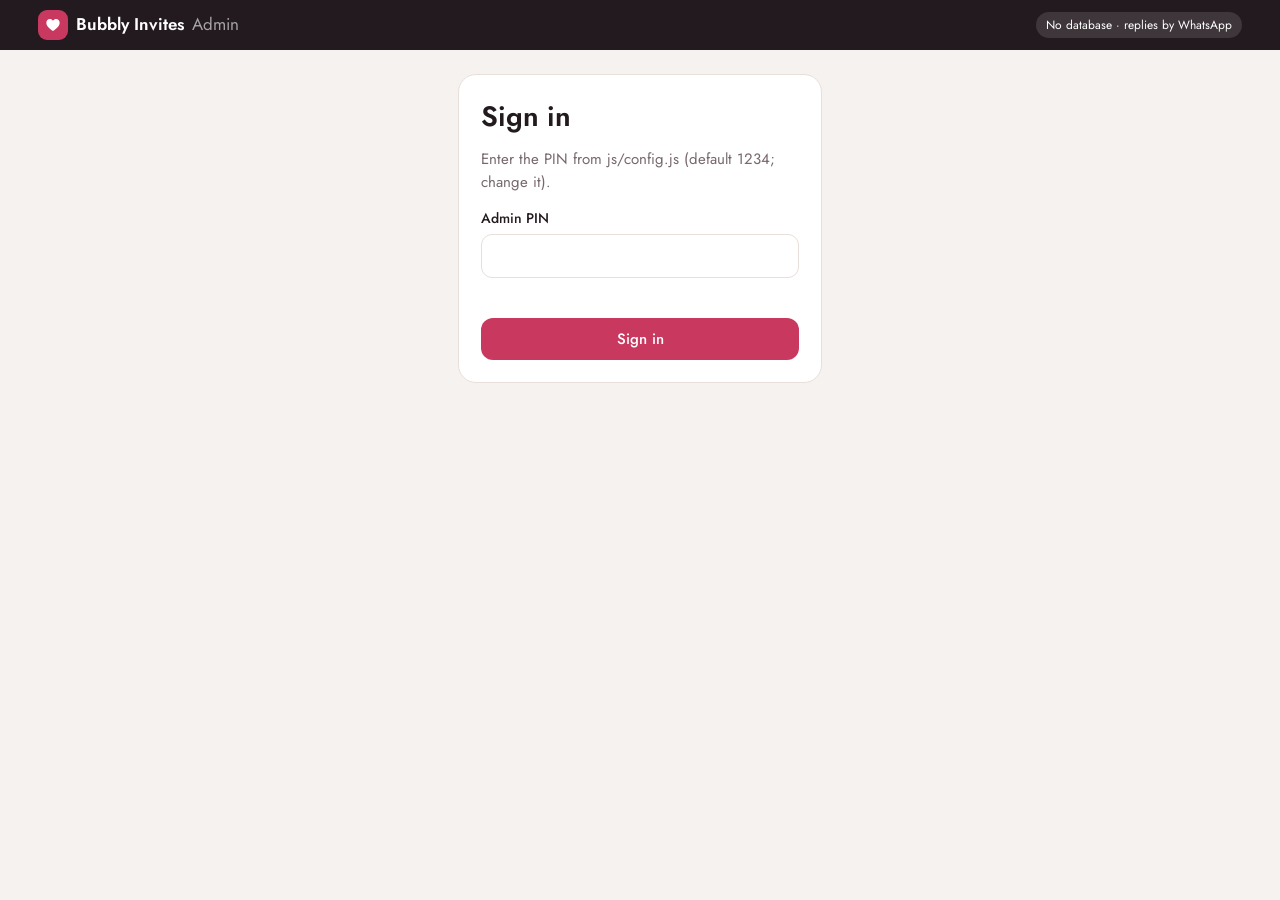
<file: admin.html>
<!DOCTYPE html>
<html lang="en">
<head>
<meta charset="utf-8">
<meta name="viewport" content="width=device-width, initial-scale=1">
<meta name="robots" content="noindex">
<title>Admin · Bubbly Invites</title>
<link rel="icon" href="favicon.svg" type="image/svg+xml">
<script type="importmap">{"imports":{"three":"./lib/three.module.min.js"}}</script>
<script src="lib/supabase.js"></script>
<script type="module" src="lib/model-viewer.min.js"></script>
<link rel="stylesheet" href="css/admin.css">
</head>
<body>
<header class="top">
  <div class="brand"><span class="logo" aria-hidden="true"><svg viewBox="0 0 24 24"><path d="M12 21C5 16 2 12.5 2 8.5 2 5.5 4.4 3 7.3 3c1.9 0 3.5 1 4.7 2.6C13.2 4 14.8 3 16.7 3 19.6 3 22 5.5 22 8.5c0 4-3 7.5-10 12.5z" fill="#fff"/></svg></span><b id="brandName">Bubbly Invites</b> <span>Admin</span></div>
  <span class="mode" id="modeBadge"></span>
  <button class="ghost sm" id="signOut" hidden>Sign out</button>
</header>

<!-- LOGIN -->
<main id="vLogin" class="view narrow" hidden>
  <form class="card login" id="loginForm">
    <h1>Sign in</h1>
    <p class="muted" id="loginHint"></p>
    <label id="emailRow">Email<input id="lEmail" type="email" autocomplete="username"></label>
    <label><span id="pwLabel">Password</span><input id="lPass" type="password" autocomplete="current-password" required></label>
    <p class="err" id="lErr" aria-live="polite"></p>
    <button class="primary" type="submit">Sign in</button>
  </form>
</main>

<!-- LIST -->
<main id="vList" class="view" hidden>
  <div class="head">
    <div><h1>Invitations</h1><p class="muted" id="listSub"></p></div>
    <div class="row"><button class="ghost" id="backupBtn" hidden>Backup</button><button class="primary" id="newBtn">+ New invitation</button></div>
  </div>
  <div class="grid" id="invGrid"></div>
  <div class="empty card" id="emptyState" hidden>
    <h2>No invitations yet</h2><p class="muted">Create the first one. Choose a template, type the couple's details, then add guests to get their personal links.</p>
    <button class="primary" id="newBtn2">+ New invitation</button>
  </div>
</main>

<!-- EDITOR -->
<main id="vEdit" class="view" hidden>
  <div class="head">
    <div><a href="#list" class="back">← All invitations</a><h1 id="edTitle">New invitation</h1></div>
    <div class="row"><span class="saved muted" id="savedNote"></span><button class="ghost" id="delInv" hidden>Delete</button><button class="primary" id="saveBtn">Save</button></div>
  </div>
  <div class="tabs" role="tablist">
    <button role="tab" class="tab on" data-tab="details">1. Details</button>
    <button role="tab" class="tab" data-tab="guests">2. Guests &amp; links</button>
  </div>
  <div class="split">
    <div>
      <!-- DETAILS -->
      <section id="tDetails" class="card">
        <h2>Template</h2>
        <div class="tpls" id="tplPick"></div>
        <h2>Couple</h2>
        <div class="seg" role="radiogroup" aria-label="Couple art">
          <label><input type="radio" name="artMode" value="drawn" checked> Drawn couple (template)</label>
          <label><input type="radio" name="artMode" value="custom"> My own couple art</label>
        </div>
        <div id="drawnBox" class="two">
          <label>Groom skin tone<select id="fGroomSkin"><option value="">Default</option></select></label>
          <label>Bride skin tone<select id="fBrideSkin"><option value="">Default</option></select></label>
        </div>
        <div id="customBox" hidden>
          <p class="muted small">Use PNG (transparent background), SVG or WebP, standing full body, about 1000 px tall. One image with both of them also works: put it in the groom box and leave the bride box empty.</p>
          <div class="two">
            <div class="artpick"><span class="lbl">Groom (or couple)</span><div class="artprev" id="pvG"></div><input id="fArtG" placeholder="custom/groom.png or https://…" aria-label="Groom image link"><label class="ghost sm btnlike file">Upload<input type="file" id="upG" accept="image/png,image/svg+xml,image/webp,image/jpeg" hidden></label></div>
            <div class="artpick"><span class="lbl">Bride</span><div class="artprev" id="pvB"></div><input id="fArtB" placeholder="custom/bride.png or https://…" aria-label="Bride image link"><label class="ghost sm btnlike file">Upload<input type="file" id="upB" accept="image/png,image/svg+xml,image/webp,image/jpeg" hidden></label></div>
          </div>
          <p class="note" id="artNote" hidden></p>
        </div>
        <label style="margin-top:14px" id="styleRow">Look<select id="fStyle"><option value="2d">2D cartoon</option><option value="3d">3D figures (first 5 themes only)</option></select></label>
        <h2>Names &amp; date</h2>
        <div class="two">
          <label>Groom's name<input id="fGroom" maxlength="30" placeholder="e.g. Dulara"></label>
          <label>Bride's name<input id="fBride" maxlength="30" placeholder="e.g. Anjaana"></label>
        </div>
        <div class="two">
          <label>Wedding date<input id="fDate" type="date"></label>
          <label>Language of the invitation<select id="fLang"><option value="en">English</option><option value="si">සිංහල (Sinhala)</option><option value="ta">தமிழ் (Tamil)</option><option value="hi">हिन्दी (Hindi)</option><option value="zh">中文 (Chinese)</option><option value="ko">한국어 (Korean)</option><option value="es">Español (Spanish)</option><option value="fr">Français (French)</option></select></label>
        </div>
        <h2>Programme <span class="muted small">(the first one is said in AR)</span></h2>
        <div id="evRows"></div>
        <button class="ghost sm" id="addEv" type="button">+ Add event</button>
        <h2>Venue</h2>
        <div class="two">
          <label>Venue name<input id="fVenue" maxlength="50" placeholder="e.g. Grand Lotus Hall"></label>
          <label>Address / area<input id="fAddress" maxlength="70" placeholder="e.g. Galle Road, Colombo 03"></label>
        </div>
        <label>Google Maps link<input id="fMap" type="url" placeholder="https://maps.app.goo.gl/…"></label>
        <h2>Replies</h2>
        <div class="two">
          <label>Couple's WhatsApp number<input id="fWa" inputmode="tel" placeholder="94771234567"></label>
          <label>Reply by (date)<input id="fRsvpBy" type="date"></label>
        </div>
        <label>Personal message on the invitation (optional)<textarea id="fMsg" maxlength="300" rows="2" placeholder="With the blessings of our parents…"></textarea></label>
        <h2>Package</h2>
        <div class="two">
          <label>Package bought<select id="fPlan"></select></label>
          <label class="check"><input type="checkbox" id="fHideBrand"> Hide our branding on the invitation</label>
        </div>
        <label>WhatsApp message sent with each link<textarea id="fShare" rows="3"></textarea></label>
        <p class="muted small">Use {name}, {groom}, {bride}, {date} and {link}. They are filled in for each guest.</p>
      </section>

      <!-- GUESTS -->
      <section id="tGuests" class="card" hidden>
        <div class="stats" id="stats"></div>
        <div class="usage" id="usage"></div>
        <div class="pub">
          <div><b>General link</b><p class="muted small">Share in groups. Guests type their own name when they reply.</p></div>
          <div class="row"><button class="ghost sm" id="copyPub">Copy link</button><a class="ghost sm btnlike" id="openPub" target="_blank" rel="noopener">Open</a></div>
        </div>
        <h2>Add guests</h2>
        <p class="muted small">One per line. Add a phone number after a comma to send by WhatsApp in one tap: <code>Nimal Perera, 0771234567</code></p>
        <textarea id="gBulk" rows="4" placeholder="Nimal Perera, 0771234567&#10;Kamala Aunty&#10;Suresh & family, 0719876543"></textarea>
        <div class="row wrap"><label class="inline">Seats each <select id="gSeats"><option>1</option><option selected>2</option><option>3</option><option>4</option><option>5</option><option>6</option></select></label><button class="primary" id="gAdd">Add guests</button></div>
        <div class="row wrap tablehead"><h2>Guest list</h2><input id="gSearch" type="search" placeholder="Search guests"><button class="ghost sm" id="gCsv">Download CSV</button></div>
        <div class="scroll"><table class="gt"><thead><tr><th>Name</th><th>Seats</th><th id="thStatus">Status</th><th>Send</th><th></th></tr></thead><tbody id="gRows"></tbody></table></div>
        <p class="muted small" id="gEmpty">No guests yet.</p>
      </section>
    </div>

    <!-- PREVIEW -->
    <aside class="card preview">
      <div class="row"><h2>Live AR preview</h2><button class="ghost sm" id="refresh">Refresh</button></div>
      <div class="mvwrap"><model-viewer id="mv" camera-controls disable-zoom autoplay tone-mapping="none" camera-orbit="0deg 84deg 4.9m" camera-target="0m 0.98m 0m" field-of-view="38deg" min-camera-orbit="-35deg 60deg auto" max-camera-orbit="35deg 95deg auto" interaction-prompt="none" shadow-intensity="0.6"></model-viewer>
        <div class="busy" id="busy">Building…</div></div>
      <label class="inline small">Preview as guest <input id="pvGuest" value="Nimal" maxlength="30"></label>
      <a class="ghost btnlike block" id="openGuest" target="_blank" rel="noopener">Open guest page ↗</a>
    </aside>
  </div>
</main>

<div class="toast" id="toast" role="status" aria-live="polite"></div>
<dialog id="dlg"><form method="dialog"><p id="dlgText"></p><div class="row end"><button class="ghost" value="no">Cancel</button><button class="danger" value="yes">Delete</button></div></form></dialog>
<script type="module" src="js/admin.js"></script>
</body>
</html>
</file>
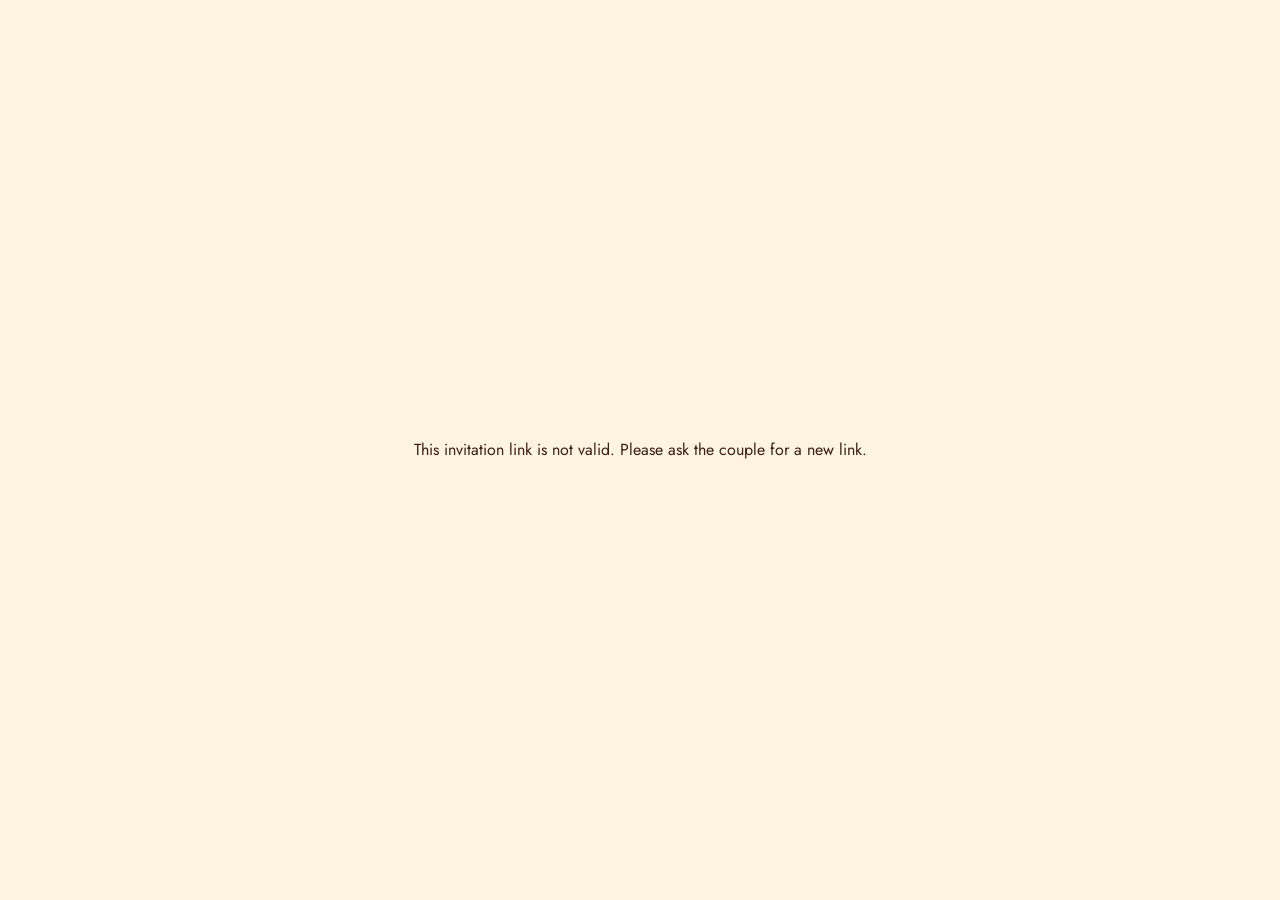
<file: i.html>
<!DOCTYPE html>
<html lang="en">
<head>
<meta charset="utf-8">
<meta name="viewport" content="width=device-width, initial-scale=1, viewport-fit=cover">
<title>You're invited! · Bubbly Invites</title>
<meta name="robots" content="noindex, nofollow">
<link rel="icon" href="favicon.svg" type="image/svg+xml">
<link rel="apple-touch-icon" href="apple-touch-icon.png">
<meta property="og:title" content="You're invited to our wedding!">
<meta property="og:description" content="Tap to open your invitation and see the couple in your room with AR.">
<meta property="og:image" content="https://www.bubblyinvites.com/img/og-invite.jpg">
<meta property="og:image:width" content="1200">
<meta property="og:image:height" content="630">
<meta property="og:site_name" content="Bubbly Invites">
<meta name="twitter:card" content="summary_large_image">
<script type="importmap">{"imports":{"three":"./lib/three.module.min.js"}}</script>
<script src="lib/supabase.js"></script>
<script type="module" src="lib/model-viewer.min.js"></script>
<style>
@font-face{font-family:Jost;font-weight:400;src:url(fonts/jost-400.woff2)}
@font-face{font-family:Jost;font-weight:500;src:url(fonts/jost-500.woff2)}
@font-face{font-family:Jost;font-weight:600;src:url(fonts/jost-600.woff2)}
@font-face{font-family:"Great Vibes";src:url(fonts/greatvibes.woff2)}
@font-face{font-family:"Noto Sans Sinhala";font-weight:400;src:url(fonts/sinhala-400.woff2)}
@font-face{font-family:"Noto Sans Sinhala";font-weight:600;src:url(fonts/sinhala-600.woff2)}
@font-face{font-family:"Noto Sans Tamil";font-weight:400;src:url(fonts/tamil-400.woff2)}
@font-face{font-family:"Noto Sans Tamil";font-weight:600;src:url(fonts/tamil-600.woff2)}
:root{--surface:#fff;--bg:#fff4e0;--ink:#3b1d14;--accent:#8a1538;--accent2:#d9a227;--card:#fffaf2;--rib:#8a1538;--ribt:#f6d77a}
*{box-sizing:border-box;min-width:0}
html{scroll-behavior:smooth}
body{margin:0;background:var(--bg);color:var(--ink);font:16px/1.55 Jost,"Noto Sans Sinhala","Noto Sans Tamil","PingFang SC","Hiragino Sans GB","Microsoft YaHei","Apple SD Gothic Neo","Malgun Gothic","Noto Sans Devanagari",system-ui,sans-serif;overflow-x:clip}
.wrap{max-width:560px;margin:0 auto;padding:calc(16px + env(safe-area-inset-top)) 16px calc(32px + env(safe-area-inset-bottom))}
.script{font-family:"Great Vibes","Noto Sans Sinhala","Noto Sans Tamil","PingFang SC","Hiragino Sans GB","Microsoft YaHei","Apple SD Gothic Neo","Malgun Gothic","Noto Sans Devanagari",system-ui,sans-serif;font-weight:400}
.hidden{display:none!important}
/* full-screen layers */
.layer{position:fixed;inset:0;z-index:30;display:flex;flex-direction:column;align-items:center;justify-content:center;text-align:center;padding:24px}
#loading{background:var(--bg)}
.spin{width:46px;height:46px;border-radius:50%;border:4px solid color-mix(in srgb,var(--accent) 20%,transparent);border-top-color:var(--accent);animation:r 1s linear infinite;margin-bottom:14px}
@keyframes r{to{transform:rotate(360deg)}}
#env{background:radial-gradient(120% 80% at 50% 30%,color-mix(in srgb,var(--rib) 80%,#fff),var(--rib));color:#fff;transition:opacity .7s,visibility .7s}
#env.gone{opacity:0;visibility:hidden}
.seal{width:110px;height:110px;border-radius:50%;display:grid;place-items:center;margin-bottom:22px;background:radial-gradient(circle at 35% 30%,#f9e3a3,#b8862a 70%);box-shadow:0 12px 30px #0006,inset 0 -5px 10px #0003;color:#4a1420;font:600 30px Jost;animation:f 3s ease-in-out infinite}
@keyframes f{50%{transform:translateY(-8px)}}
#env .dear{font-size:17px;opacity:.9;margin:0}
#env .who{font-size:clamp(40px,12vw,60px);line-height:1.1;margin:6px 0 4px}
#env .to{margin:0 0 28px;opacity:.85}
.btn{display:inline-flex;align-items:center;justify-content:center;gap:8px;min-height:52px;padding:0 26px;border-radius:99px;border:0;background:#fff;color:var(--rib);font:600 17px Jost,"Noto Sans Sinhala","Noto Sans Tamil","PingFang SC","Hiragino Sans GB","Microsoft YaHei","Apple SD Gothic Neo","Malgun Gothic","Noto Sans Devanagari",system-ui,sans-serif;cursor:pointer;text-decoration:none;box-shadow:0 8px 20px #0003}
/* header */
header{text-align:center;padding-top:6px}
header small{display:block;color:var(--accent);font-weight:500}
h1{font-size:clamp(46px,13vw,64px);line-height:1.05;margin:4px 0 2px;color:var(--ink);text-wrap:balance}
.dline{margin:0;font-weight:500;letter-spacing:.04em}
/* stage */
.stage{position:relative;margin:16px -4px 0;border:3px solid var(--ink);border-radius:28px;overflow:hidden;background:linear-gradient(var(--surface),var(--card));box-shadow:6px 6px 0 var(--ink)}
model-viewer{width:100%;height:min(64vh,540px);background:transparent;--progress-bar-color:var(--accent)}
.arbtn{position:absolute;left:50%;bottom:16px;transform:translateX(-50%);display:flex;align-items:center;gap:10px;min-height:54px;padding:0 22px;border-radius:99px;border:3px solid var(--ink);background:var(--accent);color:#fff;font:600 16px Jost,"Noto Sans Sinhala","Noto Sans Tamil","PingFang SC","Hiragino Sans GB","Microsoft YaHei","Apple SD Gothic Neo","Malgun Gothic","Noto Sans Devanagari",system-ui,sans-serif;white-space:nowrap;box-shadow:3px 3px 0 var(--ink);cursor:pointer;animation:n 2.4s ease-in-out infinite;max-width:calc(100% - 24px)}
.arbtn svg{width:22px;height:22px;flex:none}
@keyframes n{50%{transform:translate(-50%,-4px)}}
.drag{position:absolute;top:10px;left:0;right:0;text-align:center;font-size:13px;opacity:.7;pointer-events:none}
.noar{position:absolute;left:12px;right:12px;bottom:12px;background:var(--card);border:2px solid var(--ink);border-radius:16px;padding:10px 12px;font-size:14px;text-align:center}
.hint{text-align:center;font-size:14px;opacity:.8;margin:12px 0 0}
/* sections */
.sec{margin-top:18px;background:var(--card);border:2.5px solid var(--ink);border-radius:22px;padding:18px}
.sec h2{margin:0 0 10px;font-size:20px;color:var(--accent)}
.count{display:grid;grid-template-columns:repeat(2,minmax(0,1fr));gap:10px;margin-top:18px}
.count div{background:var(--card);border:2.5px solid var(--ink);border-radius:18px;padding:12px;text-align:center}
.count b{display:block;font-size:30px;line-height:1.1;color:var(--accent);font-variant-numeric:tabular-nums}
.count span{font-size:13px;opacity:.75}
.msg{text-align:center;font-style:italic;margin:18px 6px 0;font-size:17px}
.evl{list-style:none;margin:0;padding:0}
.evl li{display:grid;grid-template-columns:92px 1fr;gap:12px;padding:8px 0;border-top:1px dashed color-mix(in srgb,var(--ink) 25%,transparent)}
.evl li:first-child{border-top:0}
.evl b{color:var(--accent);white-space:nowrap}
.venue{display:flex;gap:12px;align-items:center}
.venue svg{flex:none;width:40px;height:40px}
.venue p{margin:0}.venue strong{display:block;font-size:18px}
.acts{display:grid;grid-template-columns:repeat(2,minmax(0,1fr));gap:10px;margin-top:18px}
.acts a{display:flex;align-items:center;justify-content:center;gap:8px;min-height:52px;border-radius:16px;border:2.5px solid var(--ink);background:var(--surface);color:var(--ink);text-decoration:none;font-weight:600;box-shadow:3px 3px 0 var(--ink)}
.acts a.main{background:var(--ink);color:var(--card)}
.acts svg{width:20px;height:20px;fill:none;stroke:currentColor;stroke-width:2;stroke-linecap:round;stroke-linejoin:round}
.acts a:active{transform:translate(2px,2px);box-shadow:1px 1px 0 var(--ink)}
label{display:block;font-weight:500;margin:12px 0 6px;font-size:15px}
input,select,textarea{width:100%;min-height:48px;padding:10px 14px;border-radius:12px;border:2px solid color-mix(in srgb,var(--ink) 30%,transparent);background:var(--surface);color:var(--ink);font:16px Jost,"Noto Sans Sinhala","Noto Sans Tamil","PingFang SC","Hiragino Sans GB","Microsoft YaHei","Apple SD Gothic Neo","Malgun Gothic","Noto Sans Devanagari",system-ui,sans-serif}
textarea{min-height:84px;resize:vertical}
.choice{display:grid;grid-template-columns:1fr 1fr;gap:10px}
.choice input{position:absolute;opacity:0;width:1px;height:1px}
.choice label{margin:0;min-height:52px;display:flex;align-items:center;justify-content:center;text-align:center;border:2.5px solid color-mix(in srgb,var(--ink) 30%,transparent);border-radius:14px;cursor:pointer;padding:6px}
.choice input:checked+label{border-color:var(--accent);background:color-mix(in srgb,var(--accent) 14%,var(--surface));color:var(--accent)}
.send{width:100%;margin-top:16px;min-height:52px;border:0;border-radius:14px;background:var(--accent);color:#fff;font:600 17px Jost,"Noto Sans Sinhala","Noto Sans Tamil","PingFang SC","Hiragino Sans GB","Microsoft YaHei","Apple SD Gothic Neo","Malgun Gothic","Noto Sans Devanagari",system-ui,sans-serif;cursor:pointer}
.err{color:#b4423a;min-height:20px;font-size:14px;margin:8px 0 0}
.done{text-align:center}.done h3{margin:0 0 6px;font-size:22px;color:var(--accent)}
.linkbtn{background:none;border:0;color:var(--accent);font:500 15px Jost,sans-serif;text-decoration:underline;cursor:pointer;min-height:44px}
footer{text-align:center;font-size:13px;opacity:.7;margin-top:24px}
footer a{color:inherit}
button:focus-visible,a:focus-visible,input:focus-visible,select:focus-visible,textarea:focus-visible{outline:3px solid var(--accent2);outline-offset:2px}
.dark{--surface:#141c3d}.dark .send{color:#16204a}.dark .arbtn{color:#16204a}.dark #env .btn{color:#16204a;background:var(--accent)}
@media(prefers-reduced-motion:reduce){.seal,.arbtn,.spin{animation:none}#env{transition:none}html{scroll-behavior:auto}}
</style>
</head>
<body>
<div id="loading" class="layer"><div class="spin"></div><div id="loadTxt">Preparing your invitation…</div></div>

<div id="env" class="layer hidden">
  <div class="seal" id="seal"></div>
  <p class="dear" id="eDear"></p>
  <div class="who script" id="eNames"></div>
  <p class="to" id="eTo"></p>
  <button class="btn" id="openBtn"></button>
</div>

<main class="wrap hidden" id="main">
  <header><small id="hInv"></small><h1 class="script" id="hNames"></h1><p class="dline" id="hDate"></p></header>
  <section class="stage">
    <model-viewer id="mv" alt="Animated couple introducing the wedding" autoplay camera-controls disable-zoom touch-action="pan-y"
      camera-orbit="0deg 84deg 4.9m" camera-target="0m 0.98m 0m" field-of-view="38deg" min-camera-orbit="-35deg 60deg auto" max-camera-orbit="35deg 95deg auto"
      tone-mapping="none" shadow-intensity="0.8" interaction-prompt="none"
      ar ar-modes="webxr quick-look" ar-scale="auto" ar-placement="floor">
      <button slot="ar-button" class="arbtn"><svg viewBox="0 0 24 24" fill="none" stroke="currentColor" stroke-width="2.2" stroke-linecap="round" stroke-linejoin="round"><path d="M12 3 3 8l9 5 9-5-9-5z"/><path d="M3 8v8l9 5 9-5V8"/><path d="M12 13v8"/></svg><span id="arTxt"></span></button>
    </model-viewer>
    <div class="drag" id="dragTxt"></div>
    <div class="noar hidden" id="noar"></div>
  </section>
  <p class="hint" id="hint"></p>
  <div class="count" id="count"></div>
  <p class="msg hidden" id="msg"></p>
  <section class="sec hidden" id="evSec"><h2 id="evH"></h2><ul class="evl" id="evList"></ul></section>
  <section class="sec venue hidden" id="vSec">
    <svg viewBox="0 0 24 24" stroke-width="1.6"><path d="M12 22s-7-6.3-7-12a7 7 0 0 1 14 0c0 5.7-7 12-7 12z" fill="var(--accent)" stroke="var(--ink)"/><circle cx="12" cy="10" r="2.6" fill="#fff" stroke="var(--ink)"/></svg>
    <p><strong id="vName"></strong><span id="vAddr"></span></p>
  </section>
  <nav class="acts" id="acts"></nav>
  <section class="sec" id="rsvp">
    <h2 id="rH"></h2><p id="rBy" class="hidden" style="margin:-4px 0 6px;opacity:.75"></p>
    <form id="rForm" novalidate>
      <label for="rName" id="lName"></label><input id="rName" autocomplete="name" maxlength="60">
      <div class="choice" style="margin-top:14px"><input type="radio" name="c" id="cY" value="yes" checked><label for="cY" id="lYes"></label><input type="radio" name="c" id="cN" value="no"><label for="cN" id="lNo"></label></div>
      <div id="cntRow"><label for="rCount" id="lCount"></label><select id="rCount"></select></div>
      <label for="rMsg" id="lMsg"></label><textarea id="rMsg" maxlength="400"></textarea>
      <p class="err" id="rErr" aria-live="polite"></p>
      <button class="send" type="submit" id="rSend"></button>
    </form>
    <div class="done hidden" id="rDone"><h3 id="dH"></h3><p id="dP"></p><button class="linkbtn" id="rEdit" type="button"></button></div>
  </section>
  <footer id="foot"></footer>
</main>
<script type="module" src="js/guest.js"></script>
</body>
</html>
</file>
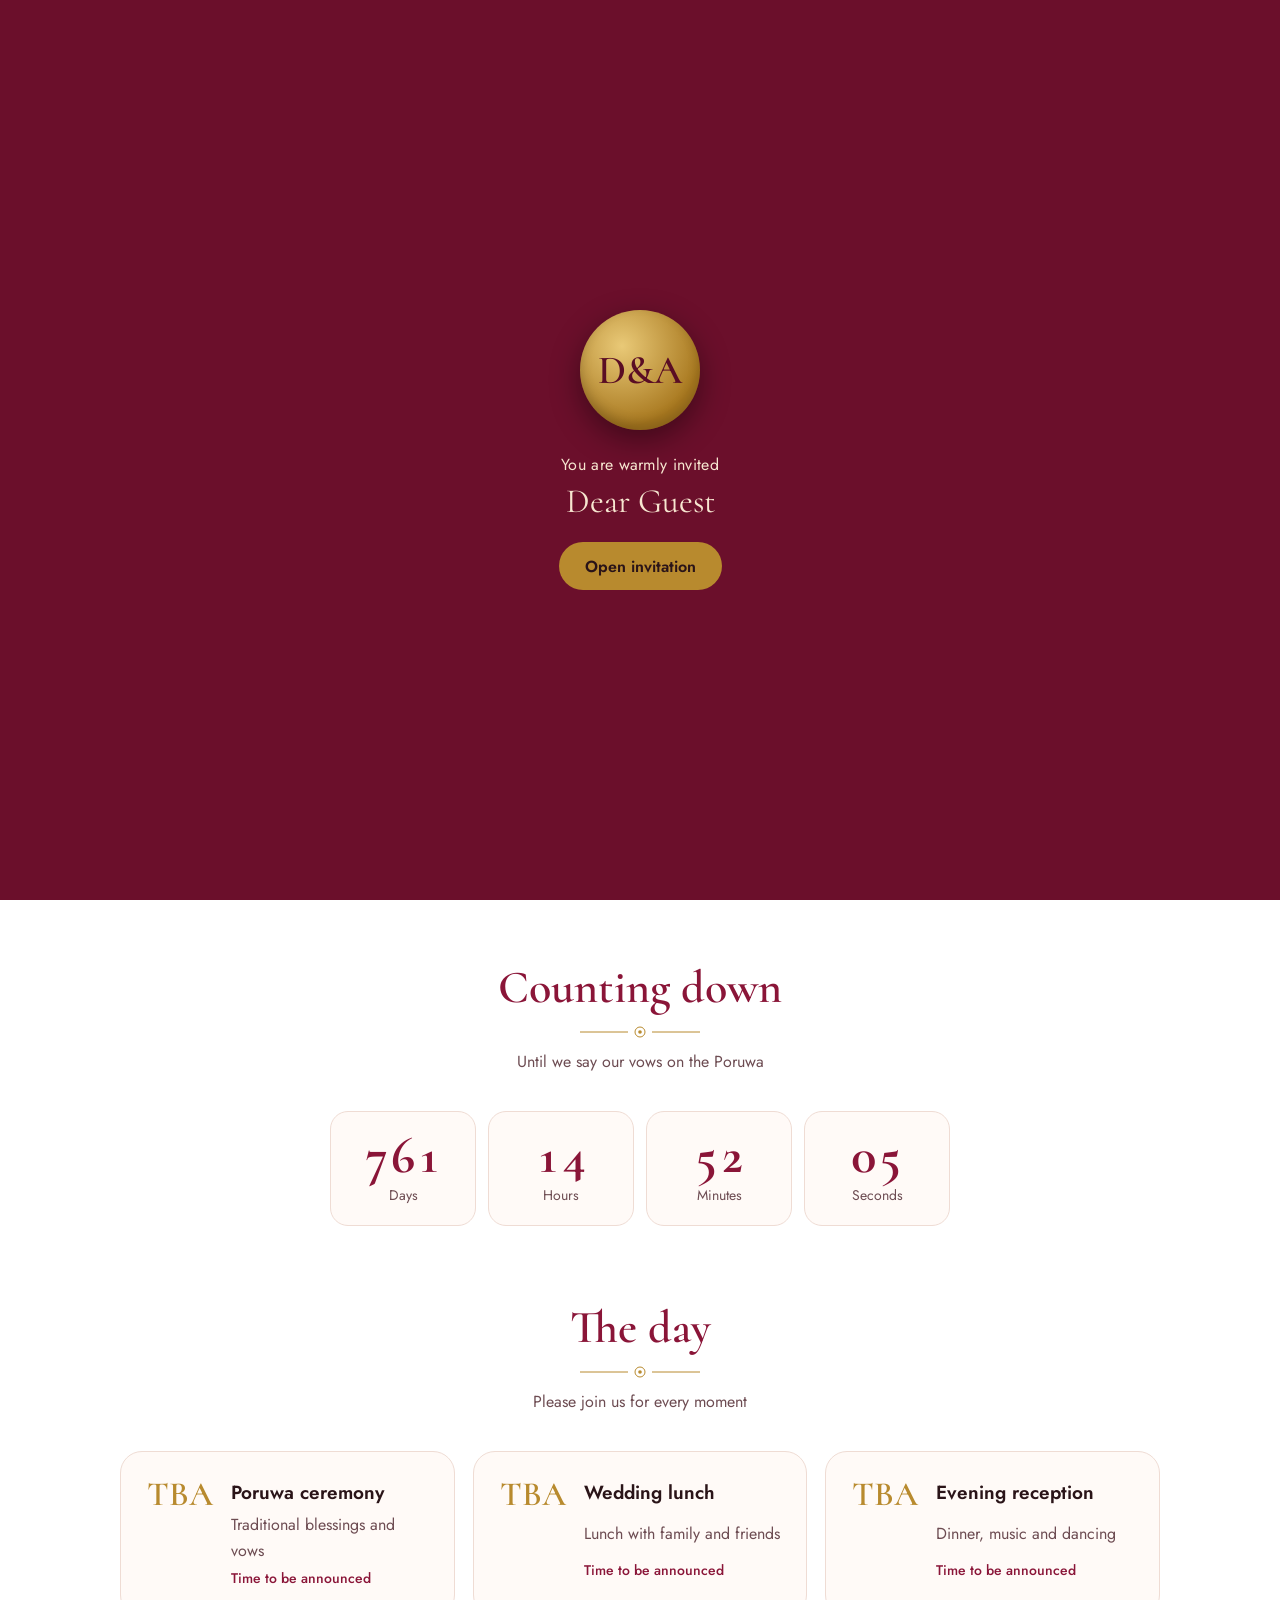
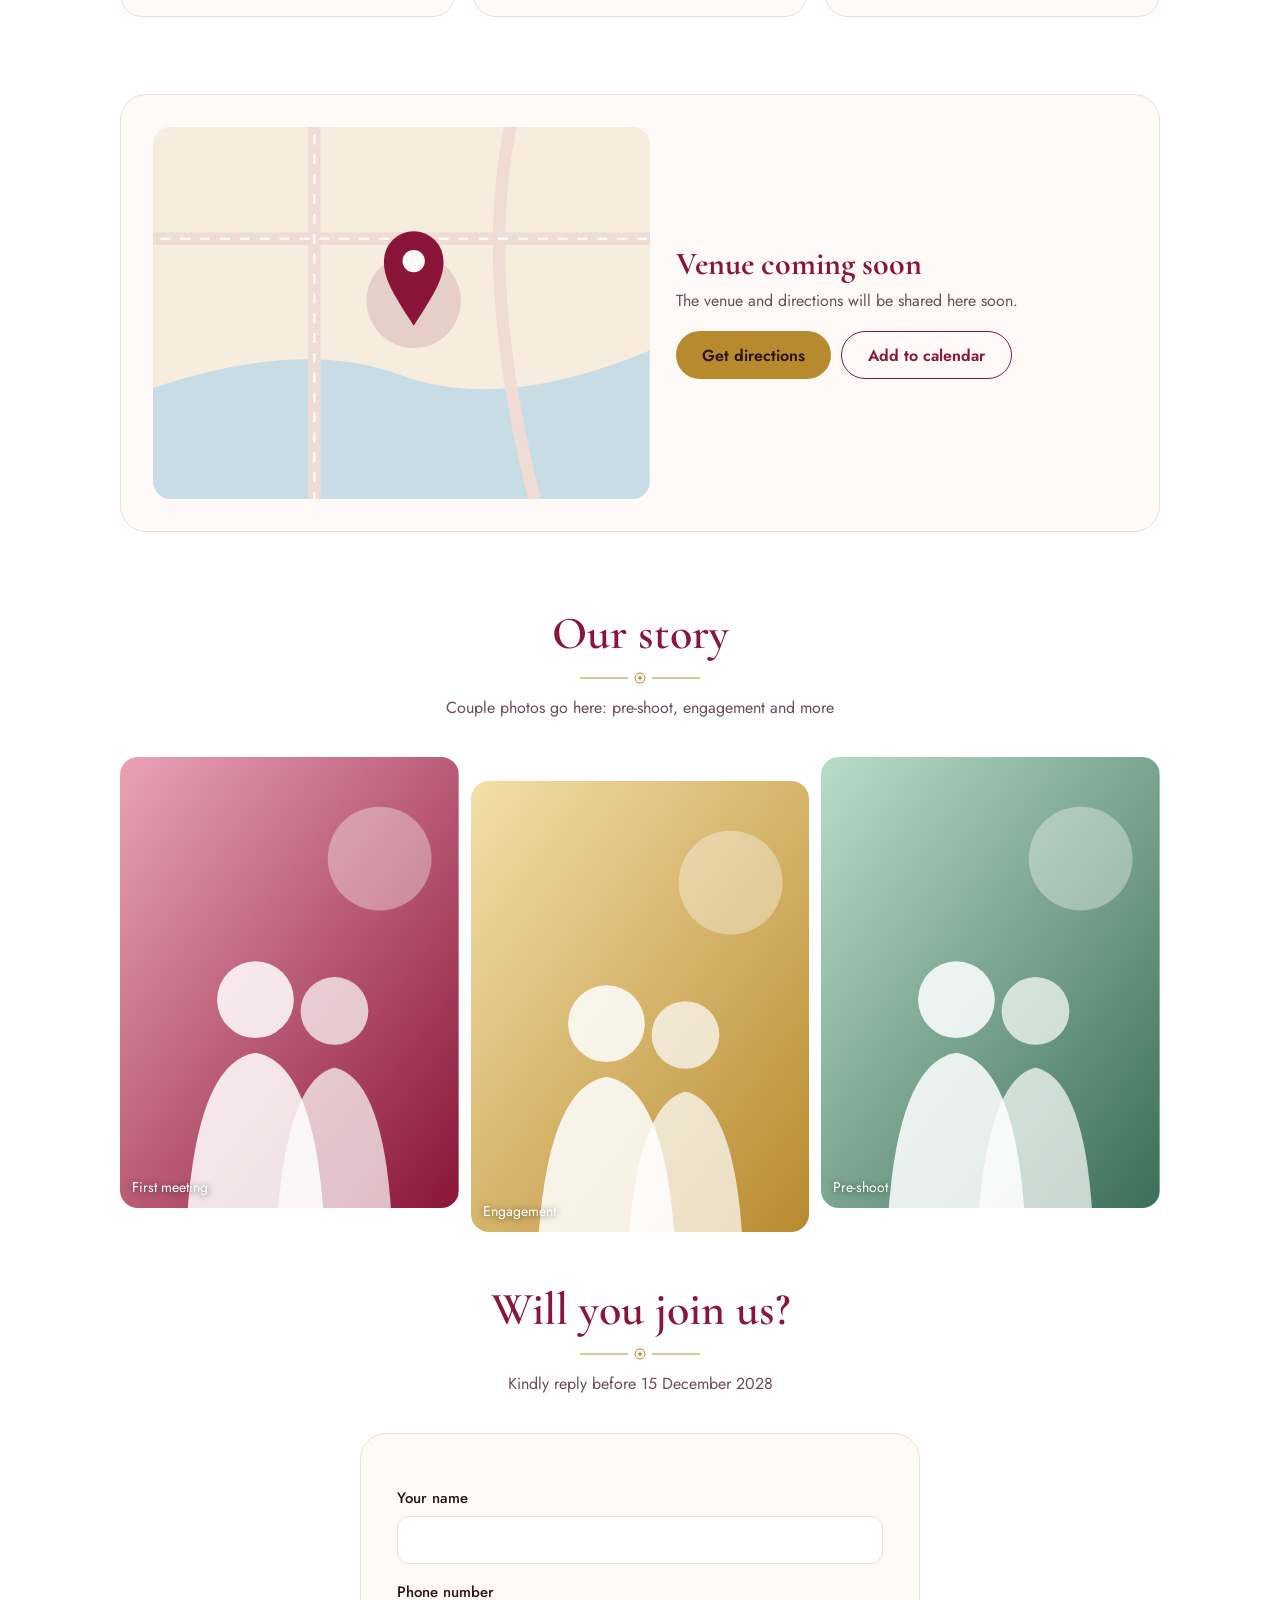
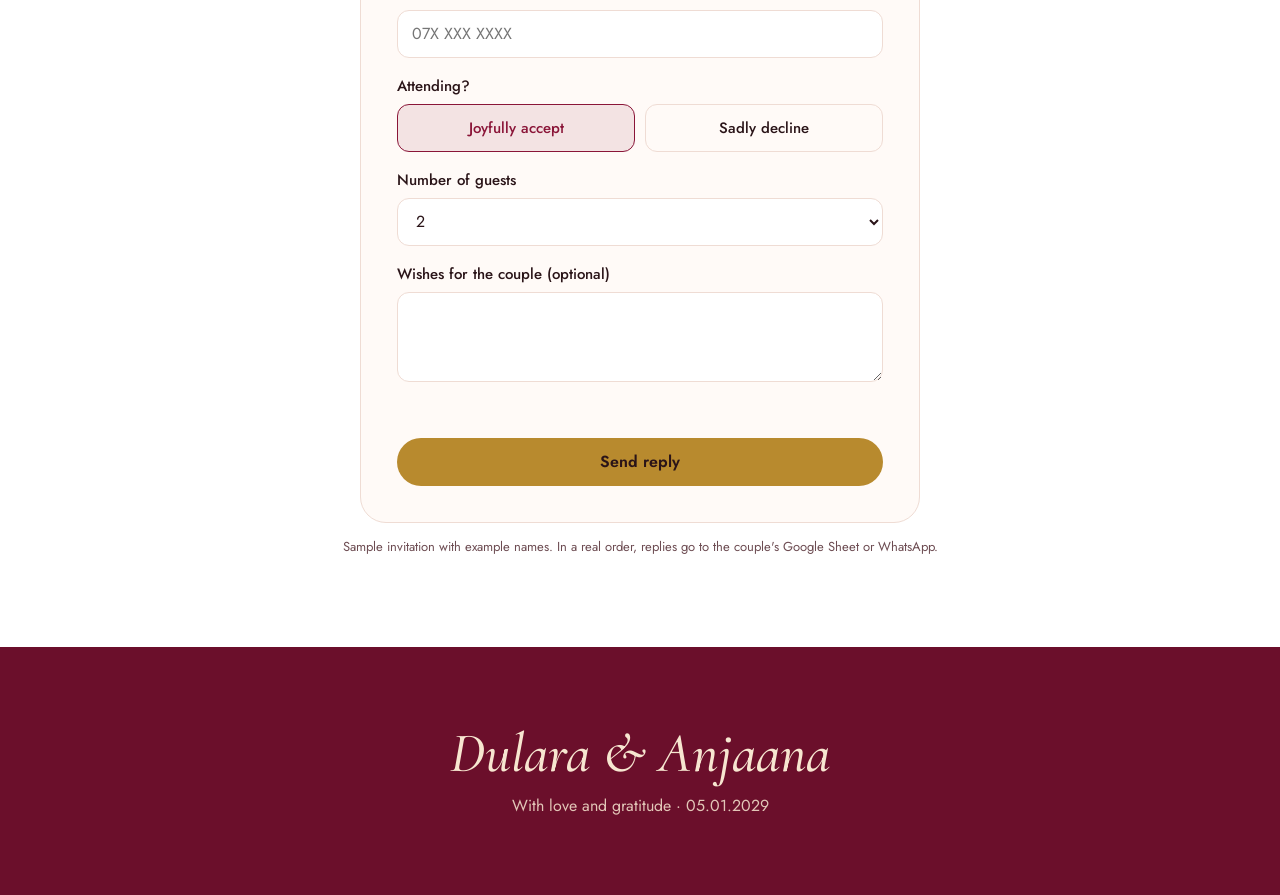
<file: invite.html>
<!DOCTYPE html>
<html lang="en">
<head>
<meta charset="utf-8">
<meta name="viewport" content="width=device-width, initial-scale=1">
<title>Dulara & Anjaana Wedding</title>
<link rel="preconnect" href="https://fonts.googleapis.com">
<link href="https://fonts.googleapis.com/css2?family=Cormorant:ital,wght@0,500;0,600;1,500&family=Jost:wght@400;500;600&family=Noto+Sans+Sinhala:wght@400;600&display=swap" rel="stylesheet">
<style>
/* VOICE: tender, festive, elegant — one lovely object, few hues, lots of air.
   IDEA: a sealed wedding envelope that opens into a jasmine-and-gold invitation card.
   PICTURE: a layered SVG arch of jasmine strands, a lotus and a gold oil lamp framing the names.
   COLOUR and TYPE: jasmine white, deep ruby, temple gold; Cormorant for names, Jost for text, Noto Sinhala.
   LAYOUT: one centred card hero, then countdown, events, venue, gallery, RSVP, footer in calm bands. */
:root{color-scheme:light dark;
--bg:light-dark(#ffffff,#170b10);--card:light-dark(#fffaf7,#22121a);
--ink:light-dark(#2a1418,#f6ebe6);--soft:light-dark(#6d4c52,#c9b2ae);
--ruby:light-dark(#8a1538,#e0587d);--ruby-deep:light-dark(#6b0f2b,#3a1222);
--gold:light-dark(#b88a2e,#e2bd6a);--line:light-dark(#efdcd4,#3a2330)}
:root[data-theme=light]{color-scheme:light}:root[data-theme=dark]{color-scheme:dark}
*{box-sizing:border-box;min-width:0}
html{scroll-behavior:smooth;scroll-padding-top:72px}
body{margin:0;background:var(--bg);color:var(--ink);font:16px/1.6 Jost,"Noto Sans Sinhala",system-ui,sans-serif;overflow-x:clip}
body.si{font-family:"Noto Sans Sinhala",Jost,sans-serif}
.band{padding:clamp(40px,6vw,88px) max(5vw,16px)}
.wrap{max-width:1040px;margin:0 auto}
h1,h2,.names{font-family:Cormorant,Georgia,serif;font-weight:600;line-height:1.05;text-wrap:balance;margin:0}
h2{font-size:clamp(32px,5vw,46px);text-align:center;color:var(--ruby)}
.sub{text-align:center;color:var(--soft);margin:10px auto 36px;max-width:56ch}
.orn{display:block;margin:14px auto 0;width:120px;height:14px}
/* nav */
nav{position:sticky;top:0;z-index:20;background:color-mix(in srgb,var(--bg) 88%,transparent);backdrop-filter:blur(10px);border-bottom:1px solid var(--line)}
nav .wrap{display:flex;align-items:center;gap:8px;padding:8px 16px;flex-wrap:wrap}
.mono{font-family:Cormorant,serif;font-size:24px;font-weight:600;color:var(--ruby);margin-right:auto}
nav a{color:var(--ink);text-decoration:none;font-size:15px;padding:10px 10px;border-radius:8px}
nav a:hover{color:var(--ruby)}
.lang{min-height:40px;padding:0 14px;border-radius:99px;border:1px solid var(--gold);background:none;color:var(--ink);font:inherit;font-size:14px;cursor:pointer}
@media(max-width:720px){nav .links{display:none}}
/* envelope */
#env{position:fixed;inset:0;z-index:50;display:grid;place-items:center;background:var(--ruby-deep);transition:opacity .9s,visibility .9s}
#env.gone{opacity:0;visibility:hidden}
.envbox{text-align:center;color:#f7e6d0;padding:24px}
.seal{width:120px;height:120px;margin:0 auto 22px;border-radius:50%;background:radial-gradient(circle at 35% 30%,#e9c977,#a8781f 70%);display:grid;place-items:center;box-shadow:0 10px 30px #0006,inset 0 -6px 12px #0003;font-family:Cormorant,serif;font-size:40px;color:#5a0d24;font-weight:600}
.envbox p{margin:0 0 6px;letter-spacing:.02em}
.envbox .to{font-family:Cormorant,serif;font-size:34px;line-height:1.1;margin-bottom:22px}
.btn{display:inline-flex;align-items:center;justify-content:center;gap:8px;min-height:48px;padding:0 26px;border-radius:99px;border:0;background:var(--gold);color:#2a1418;font:600 16px Jost,"Noto Sans Sinhala",sans-serif;cursor:pointer;text-decoration:none}
.btn.ghost{background:none;border:1.5px solid var(--ruby);color:var(--ruby)}
.btn:focus-visible,.lang:focus-visible,input:focus-visible,select:focus-visible,textarea:focus-visible,nav a:focus-visible{outline:3px solid var(--gold);outline-offset:2px}
/* hero */
.hero{padding:clamp(28px,5vw,64px) 16px clamp(40px,6vw,80px);text-align:center;background:radial-gradient(120% 70% at 50% 0%,color-mix(in srgb,var(--ruby) 10%,var(--bg)),var(--bg))}
.card{position:relative;max-width:620px;margin:0 auto;background:var(--card);border:1px solid var(--line);border-radius:300px 300px 24px 24px;padding:0 clamp(18px,5vw,48px) 40px;box-shadow:0 30px 60px -30px color-mix(in srgb,var(--ruby) 45%,transparent)}
.arch{display:block;width:100%;height:auto;margin-top:-1px}
.pre{color:var(--soft);font-size:15px;margin:4px 0 10px}
.names{font-size:clamp(46px,10vw,84px);color:var(--ruby);font-style:italic;font-weight:500}
.amp{display:block;font-size:.5em;color:var(--gold);font-style:normal;margin:4px 0}
.date{margin:22px 0 4px;font-size:18px;font-weight:500;letter-spacing:.04em}
.place{color:var(--soft);margin:0 0 26px}
.actions{display:flex;gap:10px;justify-content:center;flex-wrap:wrap}
/* countdown */
.count{display:grid;grid-template-columns:repeat(4,minmax(0,1fr));gap:12px;max-width:620px;margin:0 auto}
.cell{background:var(--card);border:1px solid var(--line);border-radius:18px;padding:18px 6px;text-align:center}
.cell b{display:block;font-family:Cormorant,serif;font-size:clamp(34px,7vw,52px);line-height:1;color:var(--ruby);font-variant-numeric:tabular-nums}
.cell span{font-size:14px;color:var(--soft)}
/* events */
.events{display:grid;grid-template-columns:repeat(auto-fit,minmax(min(100%,300px),1fr));gap:18px}
.ev{background:var(--card);border:1px solid var(--line);border-radius:22px;padding:26px;display:grid;grid-template-columns:auto 1fr;gap:4px 18px;align-items:start}
.ev .t{grid-row:span 3;font-family:Cormorant,serif;font-size:34px;line-height:1;color:var(--gold);white-space:nowrap;font-weight:600}
.ev h3{margin:0;font-size:19px;font-weight:600}
.ev p{margin:0;color:var(--soft)}
.ev small{color:var(--ruby);font-weight:500;font-size:14px}
/* venue */
.venue{display:grid;grid-template-columns:minmax(0,1.1fr) minmax(0,1fr);gap:26px;align-items:center;background:var(--card);border:1px solid var(--line);border-radius:26px;padding:clamp(18px,3vw,32px)}
.mapart{border-radius:18px;overflow:hidden;aspect-ratio:4/3;background:color-mix(in srgb,var(--gold) 14%,var(--card))}
.mapart svg{width:100%;height:100%;display:block}
.venue h3{font-family:Cormorant,serif;font-size:32px;margin:0 0 6px;color:var(--ruby);line-height:1.1}
.venue p{margin:0 0 18px;color:var(--soft)}
@media(max-width:700px){.venue{grid-template-columns:1fr}}
/* gallery */
.gal{display:grid;grid-template-columns:repeat(3,minmax(0,1fr));gap:12px}
.gal figure{margin:0;border-radius:18px;overflow:hidden;aspect-ratio:3/4;position:relative}
.gal figure:nth-child(2){transform:translateY(24px)}
.gal svg{width:100%;height:100%;display:block}
.gal figcaption{position:absolute;left:12px;bottom:10px;color:#fff;font-size:14px;text-shadow:0 1px 6px #0008}
@media(max-width:600px){.gal{grid-template-columns:repeat(2,minmax(0,1fr))}.gal figure:nth-child(2){transform:none}.gal figure:nth-child(3){grid-column:span 2;aspect-ratio:16/9}}
/* rsvp */
.rsvp{max-width:560px;margin:0 auto;background:var(--card);border:1px solid var(--line);border-radius:26px;padding:clamp(20px,4vw,36px)}
label{display:block;font-weight:500;margin:16px 0 6px;font-size:15px}
input,select,textarea{width:100%;min-height:48px;padding:10px 14px;border-radius:12px;border:1px solid var(--line);background:var(--bg);color:var(--ink);font:16px Jost,"Noto Sans Sinhala",sans-serif}
textarea{min-height:90px;resize:vertical}
.choice{display:grid;grid-template-columns:1fr 1fr;gap:10px}
.choice input{position:absolute;opacity:0;width:1px;height:1px}
.choice label{margin:0;min-height:48px;display:flex;align-items:center;justify-content:center;border:1.5px solid var(--line);border-radius:12px;cursor:pointer;text-align:center;padding:6px}
.choice input:checked+label{border-color:var(--ruby);background:color-mix(in srgb,var(--ruby) 10%,transparent);color:var(--ruby)}
.choice input:focus-visible+label{outline:3px solid var(--gold);outline-offset:2px}
.rsvp .btn{width:100%;margin-top:22px}
.err{color:var(--ruby);font-size:14px;min-height:20px;margin:6px 0 0}
.done{text-align:center;padding:16px 0}
.done h3{font-family:Cormorant,serif;font-size:34px;color:var(--ruby);margin:0 0 8px}
.note{text-align:center;font-size:13px;color:var(--soft);margin-top:14px}
footer{background:var(--ruby-deep);color:#f7e6d0;text-align:center}
footer .names{font-size:clamp(36px,7vw,56px);color:#f7e6d0}
footer p{margin:10px 0 0;opacity:.85}
.reveal{opacity:0;transform:translateY(18px);transition:opacity .8s,transform .8s}
.reveal.in{opacity:1;transform:none}
@media(prefers-reduced-motion:reduce){.reveal{opacity:1;transform:none;transition:none}#env{transition:none}html{scroll-behavior:auto}}
</style>
</head>
<body>

<div id="env" role="dialog" aria-label="Invitation envelope">
  <div class="envbox">
    <div class="seal">D&A</div>
    <p data-i="envTo">You are warmly invited</p>
    <div class="to" id="guestName">Dear Guest</div>
    <button class="btn" id="openBtn" data-i="open">Open invitation</button>
  </div>
</div>

<nav><div class="wrap">
  <span class="mono">D & A</span>
  <span class="links">
    <a href="#events" data-i="nEvents">Events</a>
    <a href="#venue" data-i="nVenue">Venue</a>
    <a href="#gallery" data-i="nGallery">Gallery</a>
    <a href="#rsvp" data-i="nRsvp">RSVP</a>
  </span>
  <button class="lang" id="langBtn" aria-label="Switch language">සිංහල</button>
</div></nav>

<header class="hero">
  <div class="card reveal">
    <svg class="arch" viewBox="0 0 600 260" aria-hidden="true">
      <defs>
        <linearGradient id="g" x1="0" x2="0" y1="0" y2="1"><stop offset="0" stop-color="#e9c977"/><stop offset="1" stop-color="#a8781f"/></linearGradient>
        <radialGradient id="flame" cx=".5" cy=".7" r=".6"><stop offset="0" stop-color="#fff3c4"/><stop offset=".6" stop-color="#f3a93a"/><stop offset="1" stop-color="#d9532b" stop-opacity="0"/></radialGradient>
        <g id="jas"><circle r="5" fill="#fff" stroke="#e8d9c8" stroke-width="1"/><circle r="1.6" fill="#e9c977"/></g>
      </defs>
      <path d="M40 260 V200 A260 200 0 0 1 560 200 V260" fill="none" stroke="url(#g)" stroke-width="3"/>
      <path d="M62 260 V204 A238 182 0 0 1 538 204 V260" fill="none" stroke="url(#g)" stroke-width="1" opacity=".6"/>
      <g id="strand"></g>
      <g transform="translate(300 150)">
        <ellipse cx="0" cy="60" rx="70" ry="8" fill="#000" opacity=".08"/>
        <path d="M-46 42 Q0 70 46 42 L34 30 Q0 46 -34 30Z" fill="url(#g)"/>
        <path d="M-8 30 Q0 -6 8 30" fill="url(#g)"/>
        <ellipse cx="0" cy="-6" rx="9" ry="22" fill="url(#flame)"><animate attributeName="ry" values="22;25;21;22" dur="2.4s" repeatCount="indefinite"/></ellipse>
        <g fill="var(--ruby)" opacity=".9">
          <path d="M-60 40 Q-70 10 -40 0 Q-48 24 -34 40Z"/><path d="M60 40 Q70 10 40 0 Q48 24 34 40Z"/>
          <path d="M-86 44 Q-104 26 -80 12 Q-80 30 -66 44Z" opacity=".7"/><path d="M86 44 Q104 26 80 12 Q80 30 66 44Z" opacity=".7"/>
        </g>
      </g>
    </svg>
    <p class="pre" data-i="pre">Together with their families</p>
    <h1 class="names">Dulara<span class="amp">&</span>Anjaana</h1>
    <p class="date" data-i="date">Friday · 5 January 2029 · time to be announced</p>
    <p class="place" data-i="place">Venue to be announced</p>
    <div class="actions">
      <a class="btn" href="#rsvp" data-i="rsvpBtn">RSVP now</a>
      <a class="btn ghost" id="waShare" href="#" target="_blank" rel="noopener" data-i="share">Share on WhatsApp</a>
    </div>
  </div>
</header>

<section class="band" aria-labelledby="cdH">
  <div class="wrap reveal">
    <h2 id="cdH" data-i="cdH">Counting down</h2>
    <svg class="orn" viewBox="0 0 120 14" aria-hidden="true"><path d="M0 7H48M72 7H120" stroke="var(--gold)"/><circle cx="60" cy="7" r="5" fill="none" stroke="var(--gold)"/><circle cx="60" cy="7" r="1.8" fill="var(--gold)"/></svg>
    <p class="sub" data-i="cdSub">Until we say our vows on the Poruwa</p>
    <div class="count" id="count"></div>
  </div>
</section>

<section class="band" id="events" aria-labelledby="evH" style="padding-top:0">
  <div class="wrap reveal">
    <h2 id="evH" data-i="evH">The day</h2>
    <svg class="orn" viewBox="0 0 120 14" aria-hidden="true"><path d="M0 7H48M72 7H120" stroke="var(--gold)"/><circle cx="60" cy="7" r="5" fill="none" stroke="var(--gold)"/><circle cx="60" cy="7" r="1.8" fill="var(--gold)"/></svg>
    <p class="sub" data-i="evSub">Please join us for every moment</p>
    <div class="events" id="evList"></div>
  </div>
</section>

<section class="band" id="venue" aria-labelledby="vH" style="padding-top:0">
  <div class="wrap reveal">
    <div class="venue">
      <div class="mapart">
        <svg viewBox="0 0 400 300" aria-hidden="true">
          <rect width="400" height="300" fill="color-mix(in srgb,var(--gold) 12%,var(--card))"/>
          <path d="M0 210 Q120 170 200 200 T400 180 V300 H0Z" fill="color-mix(in srgb,#3a8fb7 28%,var(--card))"/>
          <g stroke="var(--line)" stroke-width="10" fill="none" stroke-linecap="round"><path d="M-10 90 H410"/><path d="M130 -10 V310"/><path d="M290 -10 Q260 120 310 310"/></g>
          <g stroke="var(--card)" stroke-width="2" stroke-dasharray="8 8" fill="none"><path d="M-10 90 H410"/><path d="M130 -10 V310"/></g>
          <circle cx="210" cy="140" r="38" fill="var(--ruby)" opacity=".14"/>
          <path d="M210 160 C190 130 186 120 186 108 a24 24 0 0 1 48 0 c0 12-4 22-24 52Z" fill="var(--ruby)"/>
          <circle cx="210" cy="108" r="9" fill="var(--card)"/>
        </svg>
      </div>
      <div>
        <h3 id="vH">Venue coming soon</h3>
        <p data-i="addr">The venue and directions will be shared here soon.</p>
        <div class="actions" style="justify-content:flex-start">
          <a class="btn" href="https://www.google.com/maps" target="_blank" rel="noopener" data-i="dir">Get directions</a>
          <a class="btn ghost" href="https://calendar.google.com/calendar/render?action=TEMPLATE&text=Dulara+%26+Anjaana+Wedding&dates=20290105/20290106" target="_blank" rel="noopener" data-i="cal">Add to calendar</a>
        </div>
      </div>
    </div>
  </div>
</section>

<section class="band" id="gallery" aria-labelledby="gH" style="padding-top:0">
  <div class="wrap reveal">
    <h2 id="gH" data-i="gH">Our story</h2>
    <svg class="orn" viewBox="0 0 120 14" aria-hidden="true"><path d="M0 7H48M72 7H120" stroke="var(--gold)"/><circle cx="60" cy="7" r="5" fill="none" stroke="var(--gold)"/><circle cx="60" cy="7" r="1.8" fill="var(--gold)"/></svg>
    <p class="sub" data-i="gSub">Couple photos go here: pre-shoot, engagement and more</p>
    <div class="gal" id="gal"></div>
  </div>
</section>

<section class="band" id="rsvp" aria-labelledby="rH" style="padding-top:0">
  <div class="wrap reveal">
    <h2 id="rH" data-i="rH">Will you join us?</h2>
    <svg class="orn" viewBox="0 0 120 14" aria-hidden="true"><path d="M0 7H48M72 7H120" stroke="var(--gold)"/><circle cx="60" cy="7" r="5" fill="none" stroke="var(--gold)"/><circle cx="60" cy="7" r="1.8" fill="var(--gold)"/></svg>
    <p class="sub" data-i="rSub">Kindly reply before 15 December 2028</p>
    <div class="rsvp" id="rsvpBox">
      <form id="rsvpForm" novalidate>
        <label for="fName" data-i="fName">Your name</label>
        <input id="fName" autocomplete="name">
        <label for="fPhone" data-i="fPhone">Phone number</label>
        <input id="fPhone" type="tel" inputmode="tel" autocomplete="tel" placeholder="07X XXX XXXX">
        <label data-i="fCome">Attending?</label>
        <div class="choice">
          <input type="radio" name="come" id="cY" value="yes" checked><label for="cY" data-i="yes">Joyfully accept</label>
          <input type="radio" name="come" id="cN" value="no"><label for="cN" data-i="no">Sadly decline</label>
        </div>
        <label for="fCount" data-i="fCount">Number of guests</label>
        <select id="fCount"><option>1</option><option selected>2</option><option>3</option><option>4</option><option>5</option></select>
        <label for="fMsg" data-i="fMsg">Wishes for the couple (optional)</label>
        <textarea id="fMsg"></textarea>
        <p class="err" id="err" aria-live="polite"></p>
        <button class="btn" type="submit" data-i="send">Send reply</button>
      </form>
    </div>
    <p class="note" data-i="demo">Sample invitation with example names. In a real order, replies go to the couple's Google Sheet or WhatsApp.</p>
  </div>
</section>

<footer class="band">
  <div class="names">Dulara & Anjaana</div>
  <p data-i="thanks">With love and gratitude · 05.01.2029</p>
</footer>

<script>
{
const T={
en:{envTo:"You are warmly invited",open:"Open invitation",nEvents:"Events",nVenue:"Venue",nGallery:"Gallery",nRsvp:"RSVP",pre:"Together with their families",date:"Friday · 5 January 2029 · time to be announced",place:"Venue to be announced",rsvpBtn:"RSVP now",share:"Share on WhatsApp",cdH:"Counting down",cdSub:"Until we say our vows on the Poruwa",evH:"The day",evSub:"Please join us for every moment",addr:"The venue and directions will be shared here soon.",dir:"Get directions",cal:"Add to calendar",gH:"Our story",gSub:"Couple photos go here: pre-shoot, engagement and more",rH:"Will you join us?",rSub:"Kindly reply before 15 December 2028",fName:"Your name",fPhone:"Phone number",fCome:"Attending?",yes:"Joyfully accept",no:"Sadly decline",fCount:"Number of guests",fMsg:"Wishes for the couple (optional)",send:"Send reply",demo:"Sample invitation with example names. In a real order, replies go to the couple's Google Sheet or WhatsApp.",thanks:"With love and gratitude · 05.01.2029",units:["Days","Hours","Minutes","Seconds"],dear:"Dear Guest",errName:"Please enter your name.",errPhone:"Please enter a valid phone number.",doneY:"Thank you!",doneYt:n=>`We can't wait to celebrate with you, ${n}.`,doneNt:n=>`We'll miss you, ${n}. Thank you for letting us know.`,again:"Edit reply",married:"Just married!",
ev:[["TBA","Poruwa ceremony","Traditional blessings and vows","Time to be announced"],["TBA","Wedding lunch","Lunch with family and friends","Time to be announced"],["TBA","Evening reception","Dinner, music and dancing","Time to be announced"]],gal:["First meeting","Engagement","Pre-shoot"]},
si:{envTo:"ඔබට ආදරයෙන් ආරාධනා කරමු",open:"ආරාධනාව විවෘත කරන්න",nEvents:"උත්සව",nVenue:"ස්ථානය",nGallery:"ඡායාරූප",nRsvp:"පිළිතුර",pre:"දෙපාර්ශවයේ පවුල් සමඟ",date:"සිකුරාදා · 2029 ජනවාරි 5 · වේලාව පසුව දැනුම් දෙනු ඇත",place:"ස්ථානය පසුව දැනුම් දෙනු ඇත",rsvpBtn:"පිළිතුරු දෙන්න",share:"WhatsApp හි බෙදාගන්න",cdH:"ඉතිරි කාලය",cdSub:"පෝරුවේ අපගේ මංගල මොහොත දක්වා",evH:"මංගල දිනය",evSub:"සෑම මොහොතකටම අප සමඟ එක්වන්න",addr:"ස්ථානය සහ මාර්ග විස්තර ඉක්මනින් මෙහි දැනුම් දෙනු ඇත.",dir:"මාර්ගය බලන්න",cal:"දින දර්ශනයට එක් කරන්න",gH:"අපේ කතාව",gSub:"යුවළගේ ඡායාරූප මෙහි: පෙර-රූගත කිරීම්, විවාහ ගිවිස ගැනීම",rH:"ඔබ අප සමඟ එක්වනවාද?",rSub:"කරුණාකර 2028 දෙසැම්බර් 15 ට පෙර පිළිතුරු දෙන්න",fName:"ඔබගේ නම",fPhone:"දුරකථන අංකය",fCome:"පැමිණෙනවාද?",yes:"සතුටින් පැමිණෙමි",no:"කණගාටුයි, නොපැමිණෙමි",fCount:"අමුත්තන් ගණන",fMsg:"යුවළට සුබ පැතුම් (අත්‍යවශ්‍ය නැත)",send:"පිළිතුර යවන්න",demo:"උදාහරණ නම් සහිත නියැදි ආරාධනාවකි. සැබෑ ඇණවුමක පිළිතුරු යුවළගේ Google Sheet හෝ WhatsApp වෙත යයි.",thanks:"ආදරයෙන් හා කෘතඥතාවයෙන් · 2029.01.05",units:["දින","පැය","මිනිත්තු","තත්පර"],dear:"ගෞරවනීය අමුත්තා",errName:"කරුණාකර ඔබගේ නම ඇතුළත් කරන්න.",errPhone:"කරුණාකර නිවැරදි දුරකථන අංකයක් ඇතුළත් කරන්න.",doneY:"ස්තූතියි!",doneYt:n=>`${n}, ඔබ සමඟ සැමරීමට අපි බලාපොරොත්තු වෙමු.`,doneNt:n=>`${n}, අපට ඔබව මග හැරෙනු ඇත. දැනුම් දීම ගැන ස්තූතියි.`,again:"පිළිතුර වෙනස් කරන්න",married:"විවාහ වූහ!",
ev:[["TBA","පෝරුව චාරිත්‍ර","සාම්ප්‍රදායික ආශීර්වාද හා පොරොන්දු","වේලාව පසුව"],["TBA","මංගල දිවා භෝජනය","පවුලේ අය හා මිතුරන් සමඟ","වේලාව පසුව"],["TBA","සවස පිළිගැනීම","රාත්‍රී භෝජනය, සංගීතය හා නැටුම්","වේලාව පසුව"]],gal:["පළමු හමුව","විවාහ ගිවිස ගැනීම","පෙර-රූගත කිරීම"]}
};
let lang="en";
const $=id=>document.getElementById(id);
const store={get(k){try{return localStorage.getItem(k)}catch(e){return null}},set(k,v){try{localStorage.setItem(k,v)}catch(e){}}};
const target=new Date("2029-01-05T00:00:00+05:30").getTime();
let reply=null;try{reply=JSON.parse(store.get("da_rsvp")||"null")}catch(e){}

const guest=new URLSearchParams(location.search).get("to");

function render(){
  const t=T[lang];
  document.documentElement.lang=lang==="si"?"si":"en";
  document.body.classList.toggle("si",lang==="si");
  document.querySelectorAll("[data-i]").forEach(el=>{const v=t[el.dataset.i];if(typeof v==="string")el.textContent=v});
  $("langBtn").textContent=lang==="en"?"සිංහල":"English";
  $("guestName").textContent=guest||t.dear;
  $("evList").innerHTML=t.ev.map(e=>`<article class="ev"><span class="t">${e[0]}</span><h3>${e[1]}</h3><p>${e[2]}</p><small>${e[3]}</small></article>`).join("");
  const tones=[["#8a1538","#e9a3b6"],["#b88a2e","#f3dfa8"],["#3c6e5a","#b9dcc8"]];
  $("gal").innerHTML=t.gal.map((c,i)=>`<figure><svg viewBox="0 0 300 400" preserveAspectRatio="xMidYMid slice" aria-hidden="true"><defs><linearGradient id="p${i}" x1="0" y1="0" x2="1" y2="1"><stop offset="0" stop-color="${tones[i][1]}"/><stop offset="1" stop-color="${tones[i][0]}"/></linearGradient></defs><rect width="300" height="400" fill="url(#p${i})"/><circle cx="230" cy="90" r="46" fill="#fff" opacity=".35"/><circle cx="120" cy="215" r="34" fill="#fff" opacity=".85"/><path d="M60 400 Q70 270 120 262 Q170 270 180 400Z" fill="#fff" opacity=".85"/><circle cx="190" cy="225" r="30" fill="#fff" opacity=".7"/><path d="M140 400 Q150 285 190 275 Q232 285 240 400Z" fill="#fff" opacity=".7"/></svg><figcaption>${c}</figcaption></figure>`).join("");
  const msg=encodeURIComponent((lang==="si"?"දුලර සහ අංජනාගේ මංගල ආරාධනාව: ":"You're invited to Dulara & Anjaana's wedding: ")+location.href.split("#")[0]);
  $("waShare").href="https://wa.me/?text="+msg;
  tick();renderReply();
}
function tick(){
  const t=T[lang];let d=Math.max(0,target-Date.now());
  if(d===0){$("count").innerHTML=`<div class="cell" style="grid-column:1/-1"><b>${t.married}</b></div>`;return}
  const v=[Math.floor(d/864e5),Math.floor(d/36e5)%24,Math.floor(d/6e4)%60,Math.floor(d/1e3)%60];
  $("count").innerHTML=v.map((n,i)=>`<div class="cell"><b>${String(n).padStart(2,"0")}</b><span>${t.units[i]}</span></div>`).join("");
}
function esc(s){return s.replace(/[&<>"']/g,c=>({"&":"&amp;","<":"&lt;",">":"&gt;",'"':"&quot;","'":"&#39;"}[c]))}
function renderReply(){
  const form=$("rsvpForm"),box=$("rsvpBox");let done=box.querySelector(".done");
  if(!reply){form.hidden=false;if(done)done.remove();return}
  form.hidden=true;const t=T[lang];
  if(!done){done=document.createElement("div");done.className="done";box.appendChild(done)}
  done.innerHTML=`<h3>${t.doneY}</h3><p>${esc(reply.come==="yes"?t.doneYt(reply.name):t.doneNt(reply.name))}</p><button class="btn ghost" type="button" id="editR">${t.again}</button>`;
  $("editR").onclick=()=>{fill();reply=null;renderReply();$("fName").focus()};
}
function fill(){if(!reply)return;$("fName").value=reply.name;$("fPhone").value=reply.phone;$("c"+(reply.come==="yes"?"Y":"N")).checked=true;$("fCount").value=reply.count;$("fMsg").value=reply.msg}

$("rsvpForm").addEventListener("submit",e=>{
  e.preventDefault();const t=T[lang];
  const name=$("fName").value.trim(),phone=$("fPhone").value.replace(/[^\d+]/g,"");
  if(!name){$("err").textContent=t.errName;$("fName").focus();return}
  if(phone.length<9){$("err").textContent=t.errPhone;$("fPhone").focus();return}
  $("err").textContent="";
  reply={name,phone,come:document.querySelector("input[name=come]:checked").value,count:$("fCount").value,msg:$("fMsg").value.trim()};
  store.set("da_rsvp",JSON.stringify(reply));renderReply();
});
$("langBtn").addEventListener("click",()=>{lang=lang==="en"?"si":"en";store.set("da_lang",lang);render()});
$("openBtn").addEventListener("click",()=>{$("env").classList.add("gone");store.set("da_open","1")});
$("waShare").addEventListener("click",e=>{if(!navigator.onLine)e.preventDefault()});

// jasmine strand along the arch
{const g=$("strand");let h="";for(let i=0;i<=34;i++){const a=Math.PI*(1-i/34),x=300+250*Math.cos(a),y=200-190*Math.sin(a);h+=`<use href="#jas" x="${x.toFixed(1)}" y="${y.toFixed(1)}"/>`;
 if(i%6===3){for(let k=1;k<=4;k++)h+=`<use href="#jas" x="${x.toFixed(1)}" y="${(y+k*11).toFixed(1)}" transform="scale(1)"/>`}}g.innerHTML=h}

const io=new IntersectionObserver(es=>es.forEach(en=>{if(en.isIntersecting){en.target.classList.add("in");io.unobserve(en.target)}}),{threshold:.12});
document.querySelectorAll(".reveal").forEach(el=>io.observe(el));

const saved=store.get("da_lang");if(saved==="si")lang="si";
if(store.get("da_open")==="1")$("env").classList.add("gone");
render();setInterval(tick,1000);
}
</script>
</body>
</html>
</file>
<file: css/admin.css>
[hidden]{display:none!important}
@font-face{font-family:Jost;font-weight:400;src:url(../fonts/jost-400.woff2)}
@font-face{font-family:Jost;font-weight:500;src:url(../fonts/jost-500.woff2)}
@font-face{font-family:Jost;font-weight:600;src:url(../fonts/jost-600.woff2)}
:root{--bg:#f6f2ef;--card:#fff;--ink:#231a1f;--muted:#76686d;--line:#e8dfdb;--accent:#c8385f;--accent-ink:#fff;--ok:#1d8a5b;--no:#b4423a;--warn:#b7791f}
*{box-sizing:border-box;min-width:0}
body{margin:0;background:var(--bg);color:var(--ink);font:15px/1.5 Jost,"Noto Sans Sinhala",system-ui,sans-serif}
h1{font-size:28px;line-height:1.15;margin:4px 0 2px;font-weight:600}
h2{font-size:17px;margin:22px 0 10px;font-weight:600}
h2:first-child{margin-top:0}
.muted{color:var(--muted)}.small{font-size:13px}
.top{position:sticky;top:0;z-index:5;display:flex;align-items:center;gap:12px;padding:10px max(16px,3vw);background:var(--ink);color:#fff}
.brand{display:flex;align-items:center;gap:8px;font-size:17px;margin-right:auto}.brand span:last-child{opacity:.6}
.logo{display:grid;place-items:center;width:30px;height:30px;border-radius:9px;background:var(--accent)}
.logo svg{width:16px;height:16px}
.mode{font-size:12px;padding:4px 10px;border-radius:99px;background:#ffffff1f}
.view{padding:24px max(16px,3vw) 60px;max-width:1320px;margin:0 auto}
.narrow{max-width:440px}
.card{background:var(--card);border:1px solid var(--line);border-radius:18px;padding:22px}
.head{display:flex;justify-content:space-between;align-items:flex-end;gap:12px;flex-wrap:wrap;margin-bottom:18px}
.row{display:flex;gap:8px;align-items:center}.row.wrap{flex-wrap:wrap}.row.end{justify-content:flex-end}
button,.btnlike{font:500 15px Jost,sans-serif;min-height:42px;padding:0 16px;border-radius:12px;border:1px solid transparent;cursor:pointer;display:inline-flex;align-items:center;justify-content:center;gap:6px;text-decoration:none;white-space:nowrap}
.primary{background:var(--accent);color:var(--accent-ink)}
.primary:hover{filter:brightness(1.06)}
.ghost{background:#fff;border-color:var(--line);color:var(--ink)}
.ghost:hover{border-color:#cdbfba}
.top .ghost{background:transparent;color:#fff;border-color:#ffffff40}
.danger{background:var(--no);color:#fff}
.sm{min-height:36px;padding:0 12px;font-size:14px}
.block{display:flex;width:100%;margin-top:10px}
button:focus-visible,a:focus-visible,input:focus-visible,select:focus-visible,textarea:focus-visible{outline:3px solid #f2a7bc;outline-offset:2px}
label{display:block;font-weight:500;font-size:14px;margin:0 0 12px}
label.inline{display:inline-flex;align-items:center;gap:8px;margin:0}
input,select,textarea{display:block;width:100%;margin-top:5px;min-height:44px;padding:9px 12px;border:1px solid var(--line);border-radius:11px;background:#fff;color:var(--ink);font:16px Jost,"Noto Sans Sinhala","Noto Sans Tamil",sans-serif}
label.inline input,label.inline select{width:auto;margin:0}
textarea{resize:vertical;min-height:64px}
code{background:#f3ece9;padding:1px 6px;border-radius:6px;font-size:13px}
.two{display:grid;grid-template-columns:repeat(2,minmax(0,1fr));gap:12px}
@media(max-width:620px){.two{grid-template-columns:1fr}}
.err{color:var(--no);min-height:20px;margin:0 0 8px;font-size:14px}
.login h1{margin-bottom:6px}.login button{width:100%}
/* list */
.grid{display:grid;grid-template-columns:repeat(auto-fill,minmax(260px,1fr));gap:16px}
.inv{padding:0;overflow:hidden;display:flex;flex-direction:column;cursor:pointer;transition:transform .15s,box-shadow .15s}
.inv:hover{transform:translateY(-2px);box-shadow:0 10px 30px -18px #0004}
.inv .th{padding:10px 30px 0}
.inv .b{padding:12px 16px 16px;border-top:1px solid var(--line)}
.inv h3{margin:0;font-size:18px}
.chips{display:flex;flex-wrap:wrap;gap:6px;margin-top:8px}
.chip{font-size:12px;padding:3px 9px;border-radius:99px;background:#f3ece9}
.chip.ok{background:#e1f3ea;color:var(--ok)}.chip.no{background:#f8e4e1;color:var(--no)}
.empty{text-align:center;padding:40px}
/* editor */
.back{color:var(--muted);text-decoration:none;font-size:14px}
.tabs{display:flex;gap:6px;margin-bottom:14px}
.tab{background:transparent;border-color:var(--line);color:var(--muted)}
.tab.on{background:var(--ink);color:#fff;border-color:var(--ink)}
.split{display:grid;grid-template-columns:minmax(0,1fr) 380px;gap:18px;align-items:start}
@media(max-width:980px){.split{grid-template-columns:1fr}.preview{position:static!important}}
.preview{position:sticky;top:72px}
.preview .row{justify-content:space-between;margin-bottom:8px}.preview h2{margin:0}
.mvwrap{position:relative;border-radius:14px;overflow:hidden;background:var(--pv,#fff4ec);margin-bottom:10px}
model-viewer{width:100%;height:440px;background:transparent}
.busy{position:absolute;inset:0;display:grid;place-items:center;background:#ffffffb0;font-weight:500;transition:opacity .2s}
.busy.off{opacity:0;pointer-events:none}
.tpls{display:grid;grid-template-columns:repeat(5,minmax(0,1fr));gap:10px}
@media(max-width:720px){.tpls{grid-template-columns:repeat(3,minmax(0,1fr))}}
.tpl{padding:6px 6px 8px;border:2px solid var(--line);border-radius:14px;background:#fff;cursor:pointer;text-align:center;font-size:12px;font-weight:500;display:block;min-height:0}
.tpl .th{border-radius:9px;overflow:hidden;margin-bottom:6px;padding:4px 4px 0}
.tpl small{display:block;color:var(--muted);font-weight:400;font-size:11px}
.tpl[aria-pressed=true]{border-color:var(--accent);box-shadow:0 0 0 3px #f5c6d3}
.ev{display:grid;grid-template-columns:120px minmax(0,1fr) 40px;gap:8px;margin-bottom:8px}
.ev input{margin:0}
.ev button{min-height:44px;padding:0}
/* guests */
.stats{display:grid;grid-template-columns:repeat(5,minmax(0,1fr));gap:8px;margin-bottom:16px}
.stat{background:#f8f4f2;border-radius:12px;padding:10px;text-align:center}
.stat b{display:block;font-size:24px;line-height:1.1}.stat span{font-size:12px;color:var(--muted)}
@media(max-width:620px){.stats{grid-template-columns:repeat(3,minmax(0,1fr))}}
.pub{display:flex;justify-content:space-between;align-items:center;gap:12px;flex-wrap:wrap;background:#fbf3f5;border:1px dashed #e6b9c6;border-radius:14px;padding:12px 14px}
.pub p{margin:2px 0 0}
.tablehead{justify-content:space-between;margin-top:18px}.tablehead h2{margin:0;margin-right:auto}.tablehead input{width:200px;margin:0}
.scroll{overflow-x:auto}
table{width:100%;border-collapse:collapse;font-size:14px}
th{text-align:left;font-weight:500;color:var(--muted);font-size:13px;padding:8px 6px;border-bottom:1px solid var(--line)}
td{padding:8px 6px;border-bottom:1px solid var(--line);vertical-align:middle}
td .nm{font-weight:500}td .ph{font-size:12px;color:var(--muted)}
.st{font-size:12px;padding:3px 9px;border-radius:99px;white-space:nowrap;background:#f3ece9}
.st.yes{background:#e1f3ea;color:var(--ok)}.st.no{background:#f8e4e1;color:var(--no)}.st.open{background:#fdf1dc;color:var(--warn)}
.acts{display:flex;gap:4px;flex-wrap:nowrap}
.ic{min-height:36px;width:38px;padding:0;background:#fff;border:1px solid var(--line);border-radius:10px}
.ic svg{width:18px;height:18px;fill:none;stroke:currentColor;stroke-width:2;stroke-linecap:round;stroke-linejoin:round}
.ic.wa{color:#128c4b}.ic.del{color:var(--no)}
.toast{position:fixed;left:50%;bottom:24px;transform:translate(-50%,120px);background:var(--ink);color:#fff;padding:12px 18px;border-radius:12px;transition:transform .3s;z-index:20;max-width:90vw}
.toast.show{transform:translate(-50%,0)}
dialog{border:0;border-radius:16px;padding:20px;max-width:380px}
dialog::backdrop{background:#0006}
.saved{font-size:13px}
@media(prefers-reduced-motion:reduce){.inv,.toast{transition:none}}

.seg{display:flex;gap:8px;flex-wrap:wrap;margin-bottom:12px}
.seg label{display:flex;align-items:center;gap:8px;margin:0;padding:10px 14px;border:1px solid var(--line);border-radius:12px;cursor:pointer;font-weight:500}
.seg input{width:auto;min-height:0;margin:0}
.seg label:has(input:checked){border-color:var(--accent);background:#fbeef2}
.artpick{display:grid;grid-template-columns:72px minmax(0,1fr);grid-template-rows:auto auto auto;gap:6px 10px;align-items:center;margin-bottom:12px}
.artpick .lbl{grid-column:1/-1;font-weight:500;font-size:14px}
.artprev{grid-row:span 2;width:72px;height:96px;border-radius:10px;border:1px dashed var(--line);background:#faf7f5 center/contain no-repeat}
.artpick input{margin:0}
.file{justify-self:start;cursor:pointer}
.note{background:#fff7e6;border:1px solid #f3d9a4;border-radius:12px;padding:10px 12px;font-size:13px}
label.check{display:flex;align-items:center;gap:10px;align-self:end;min-height:44px;margin-bottom:12px}
label.check input{width:auto;min-height:0;margin:0}
.usage{margin:-6px 0 14px;font-size:14px}
.usage .bar{height:8px;border-radius:99px;background:#f0e8e4;overflow:hidden;margin-top:6px}
.usage .bar i{display:block;height:100%;background:var(--accent)}
.usage.full .bar i{background:var(--no)}
</file>
